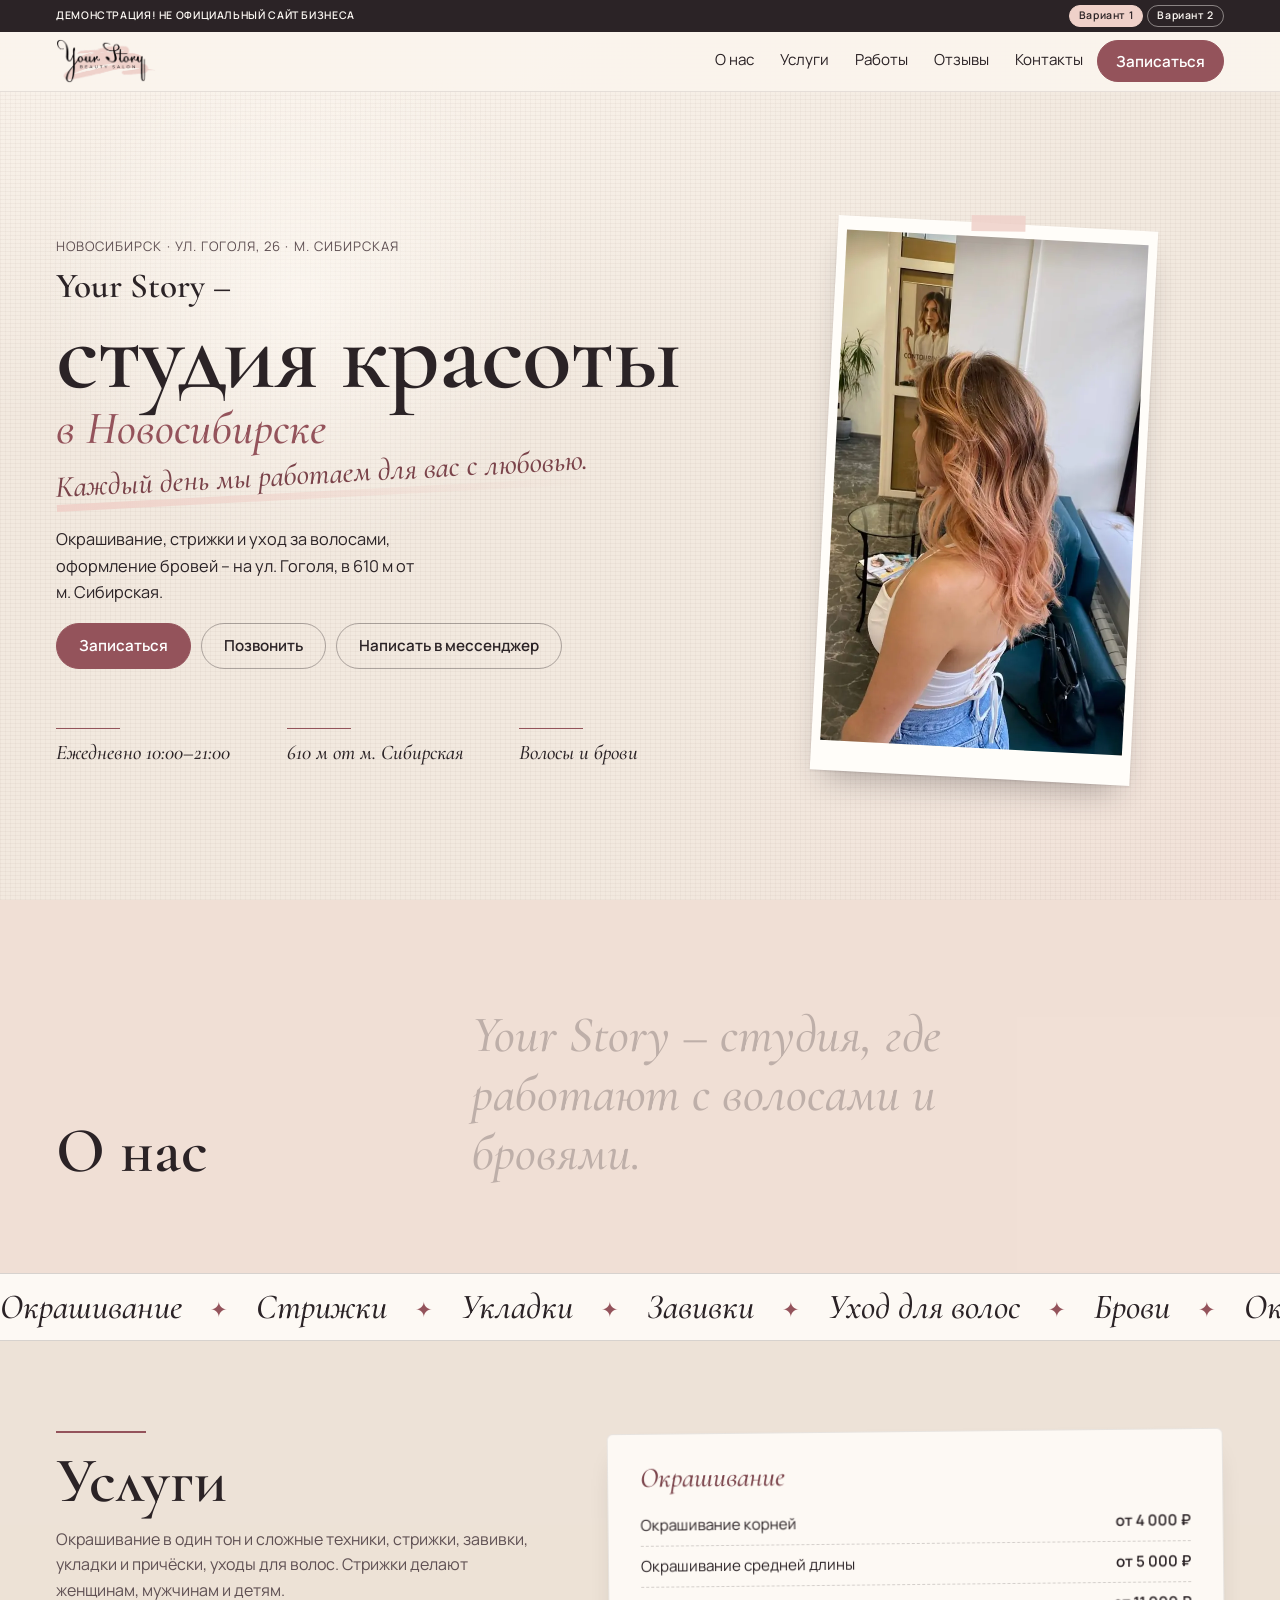
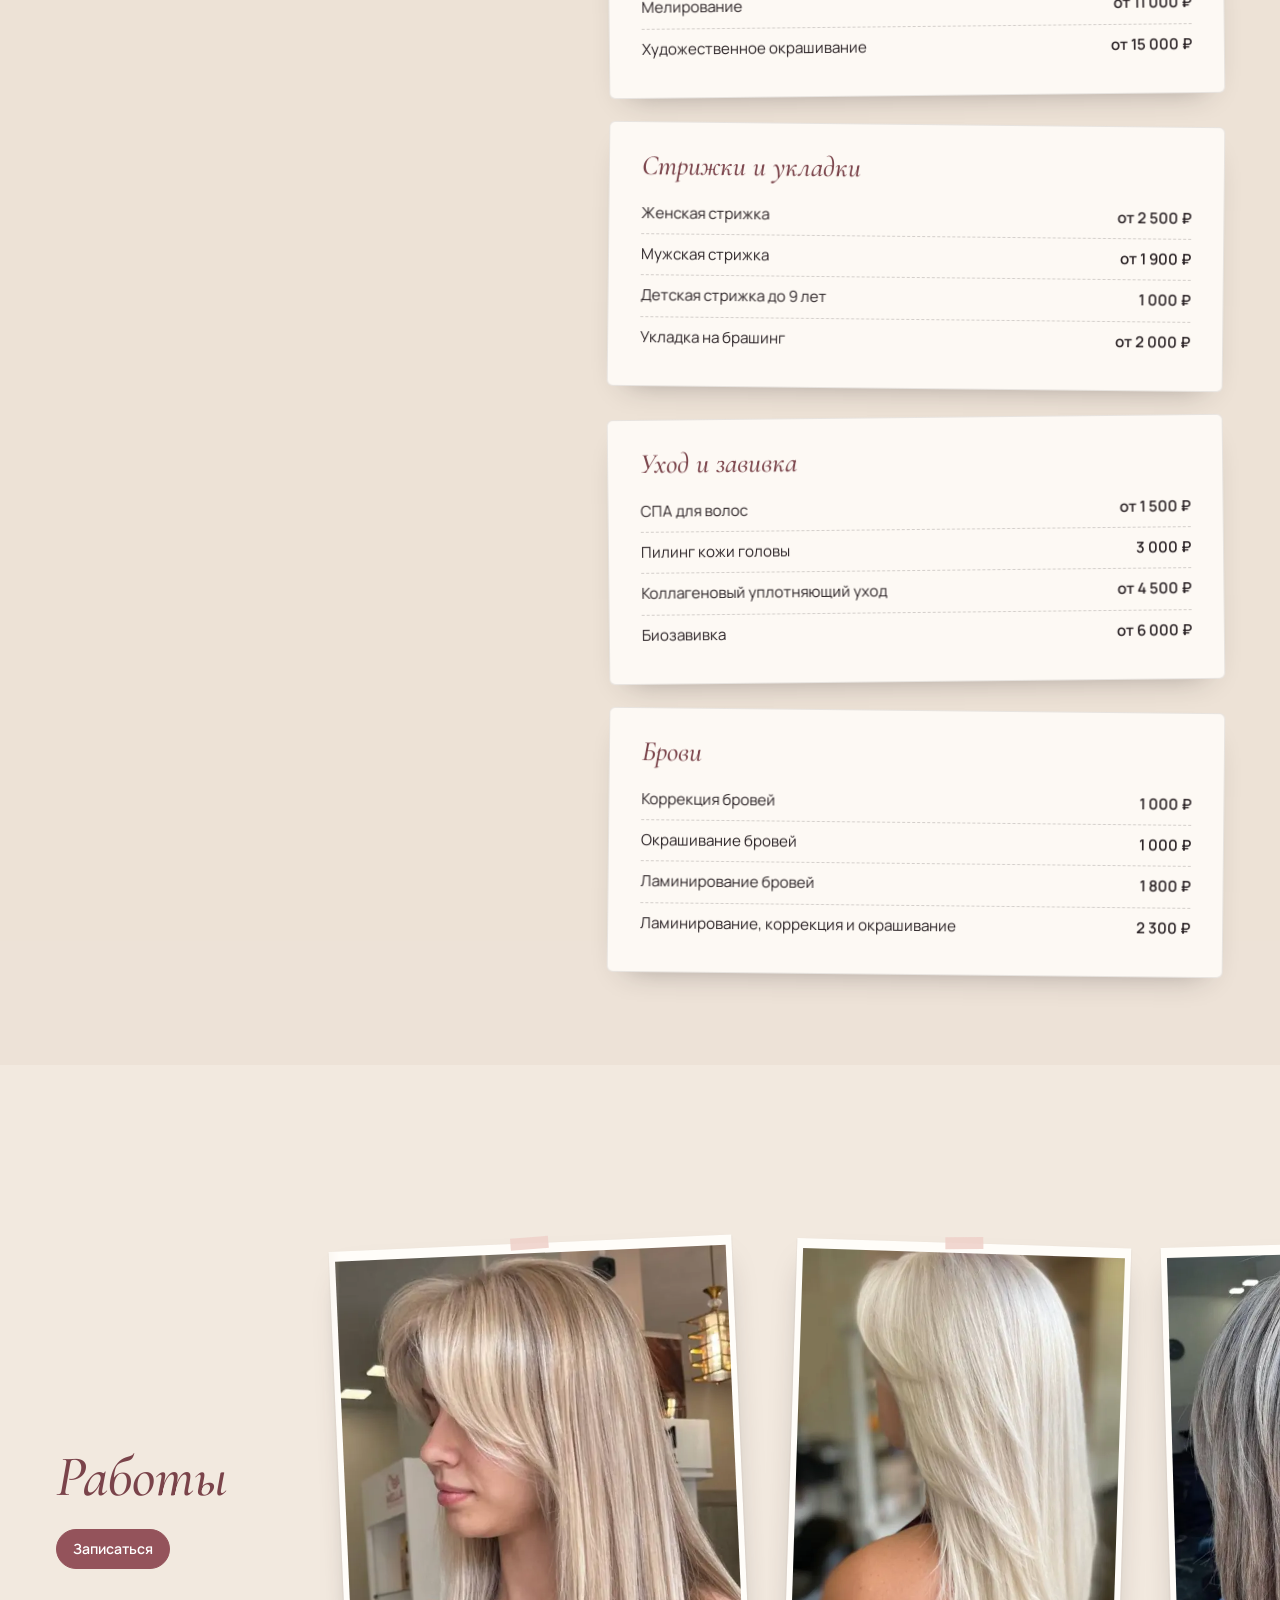
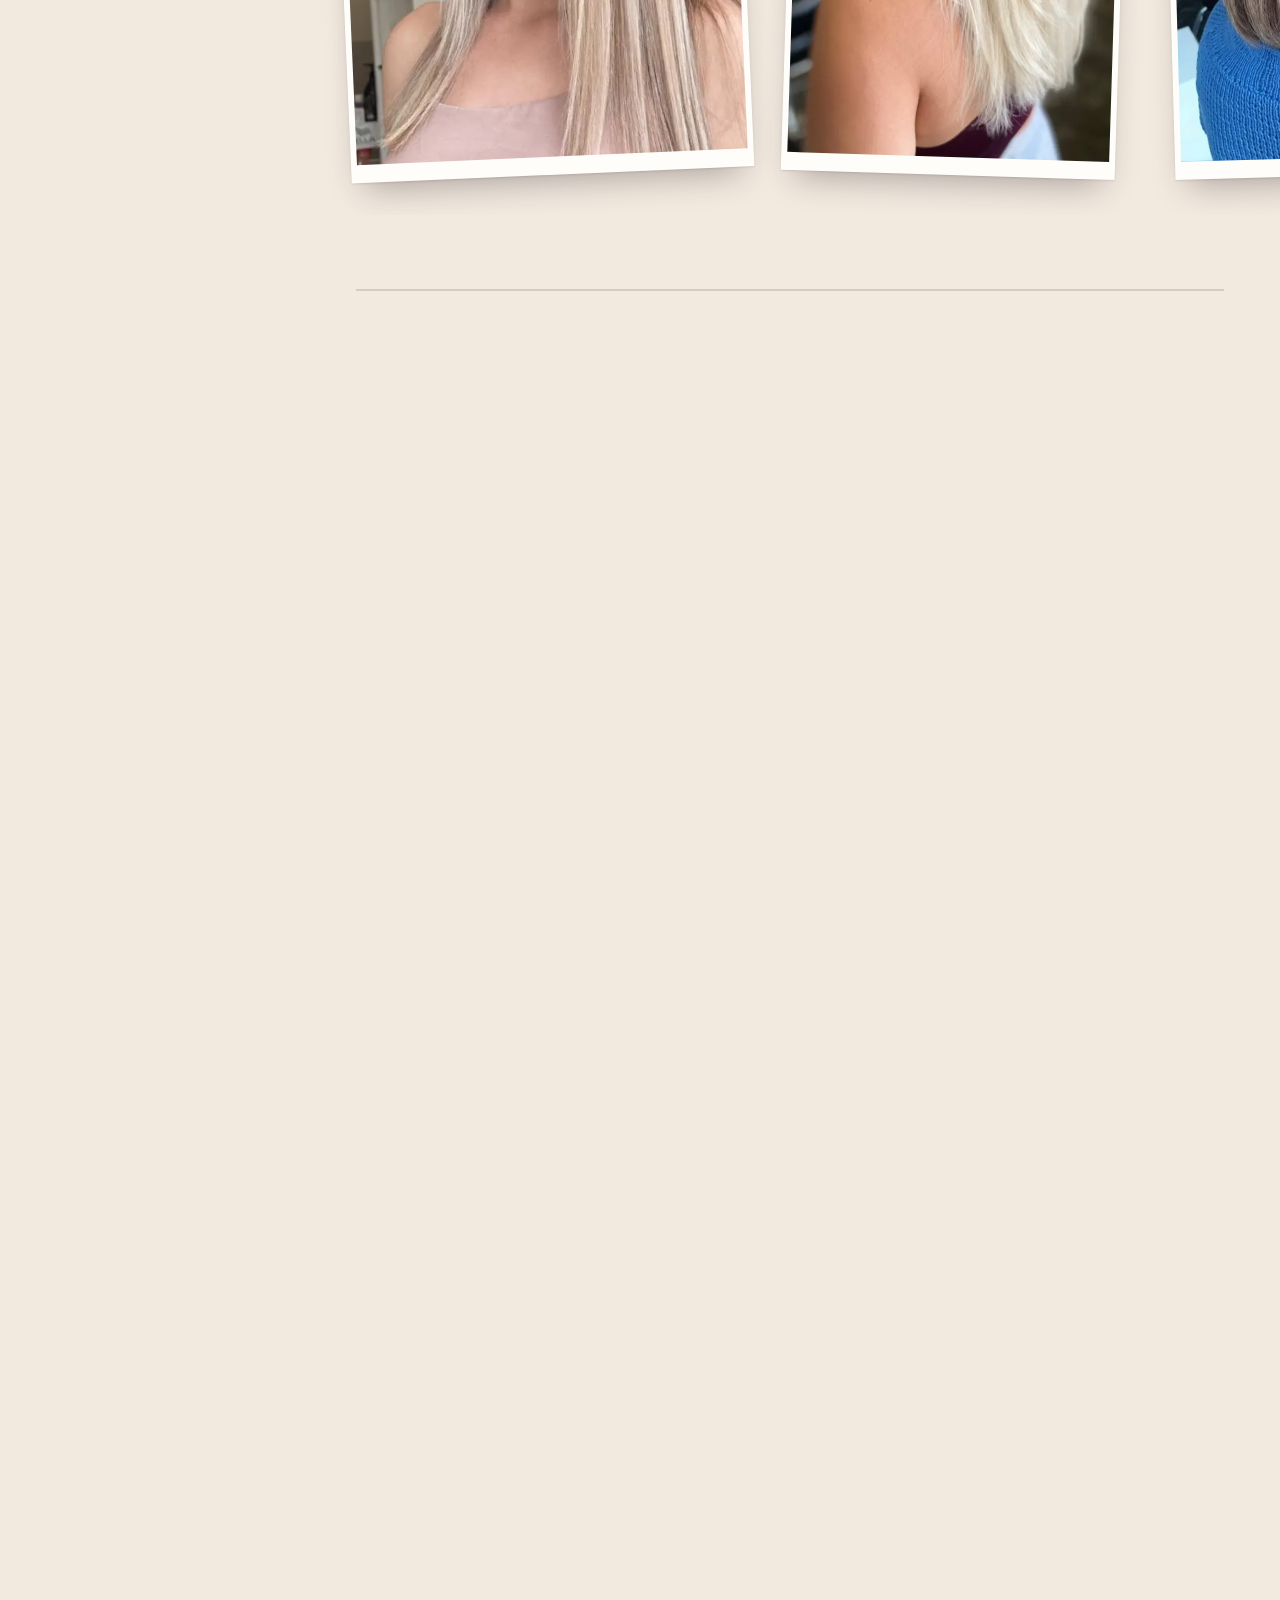
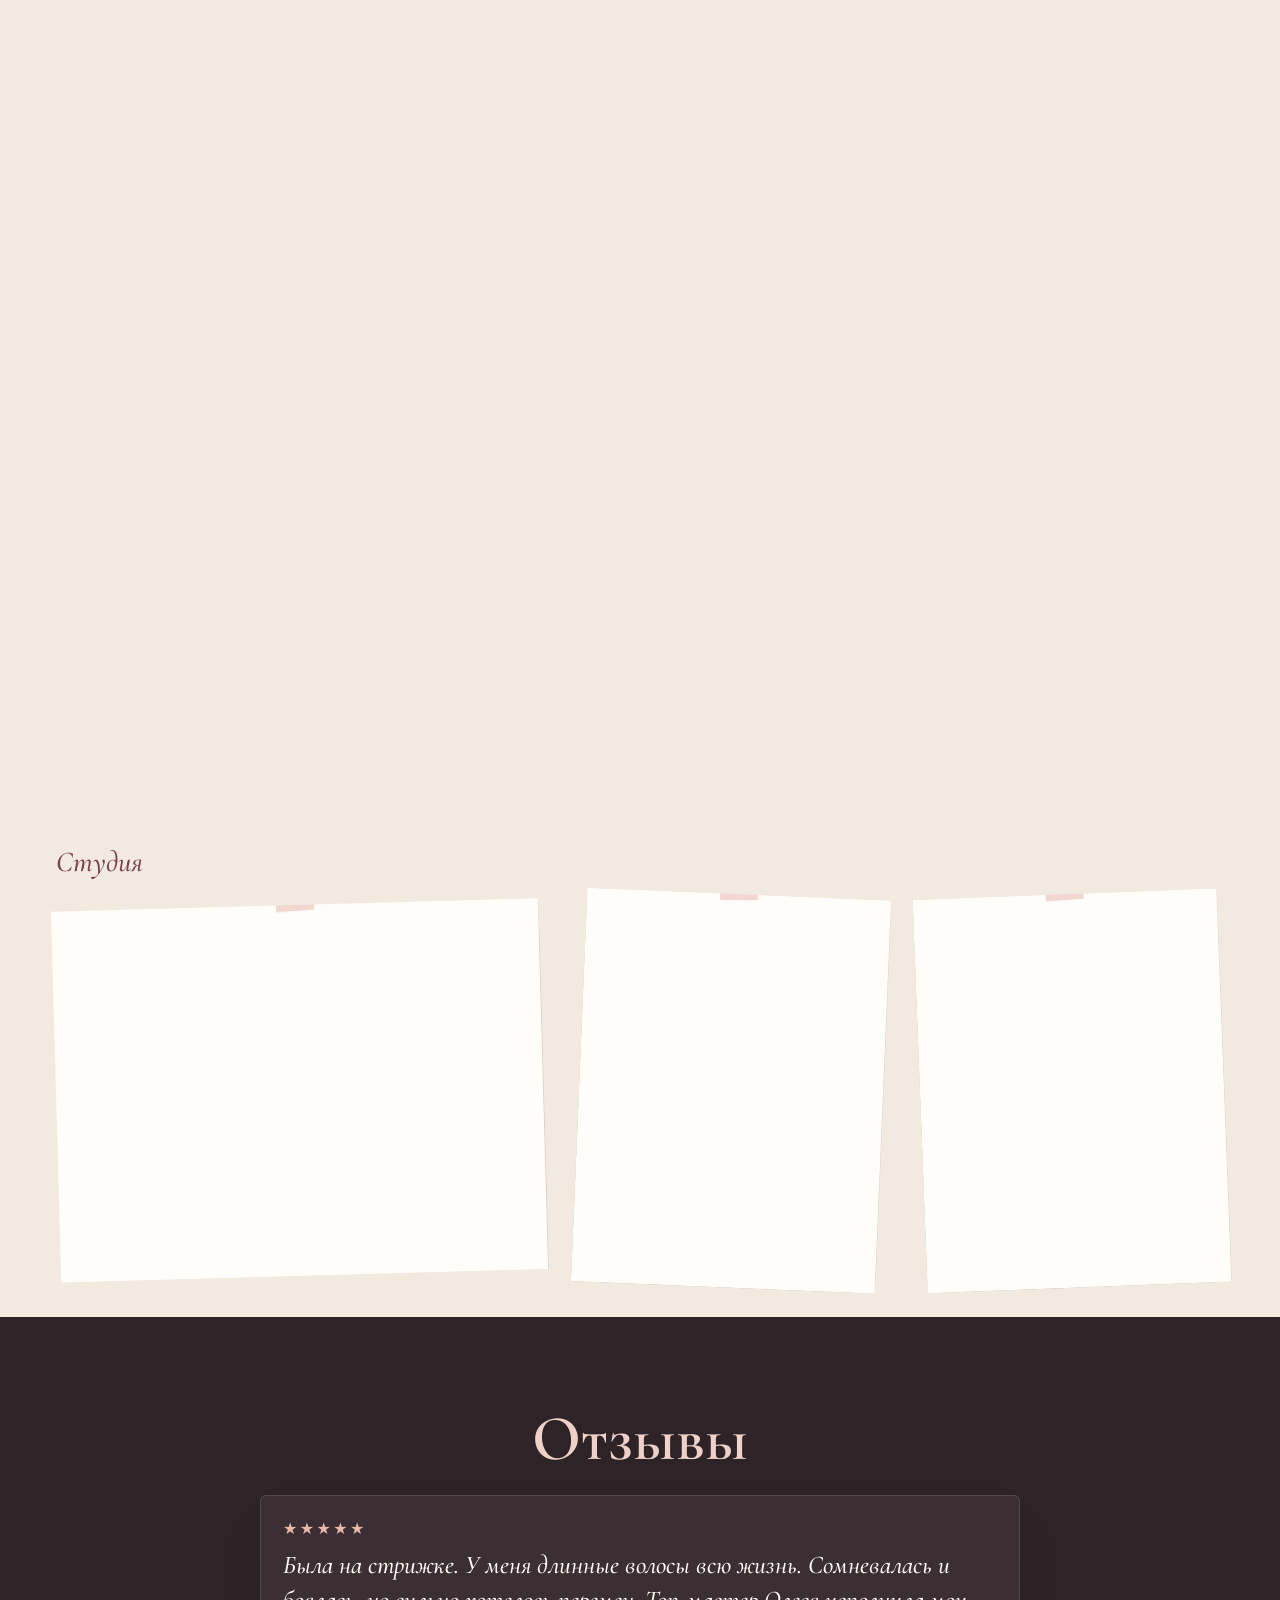
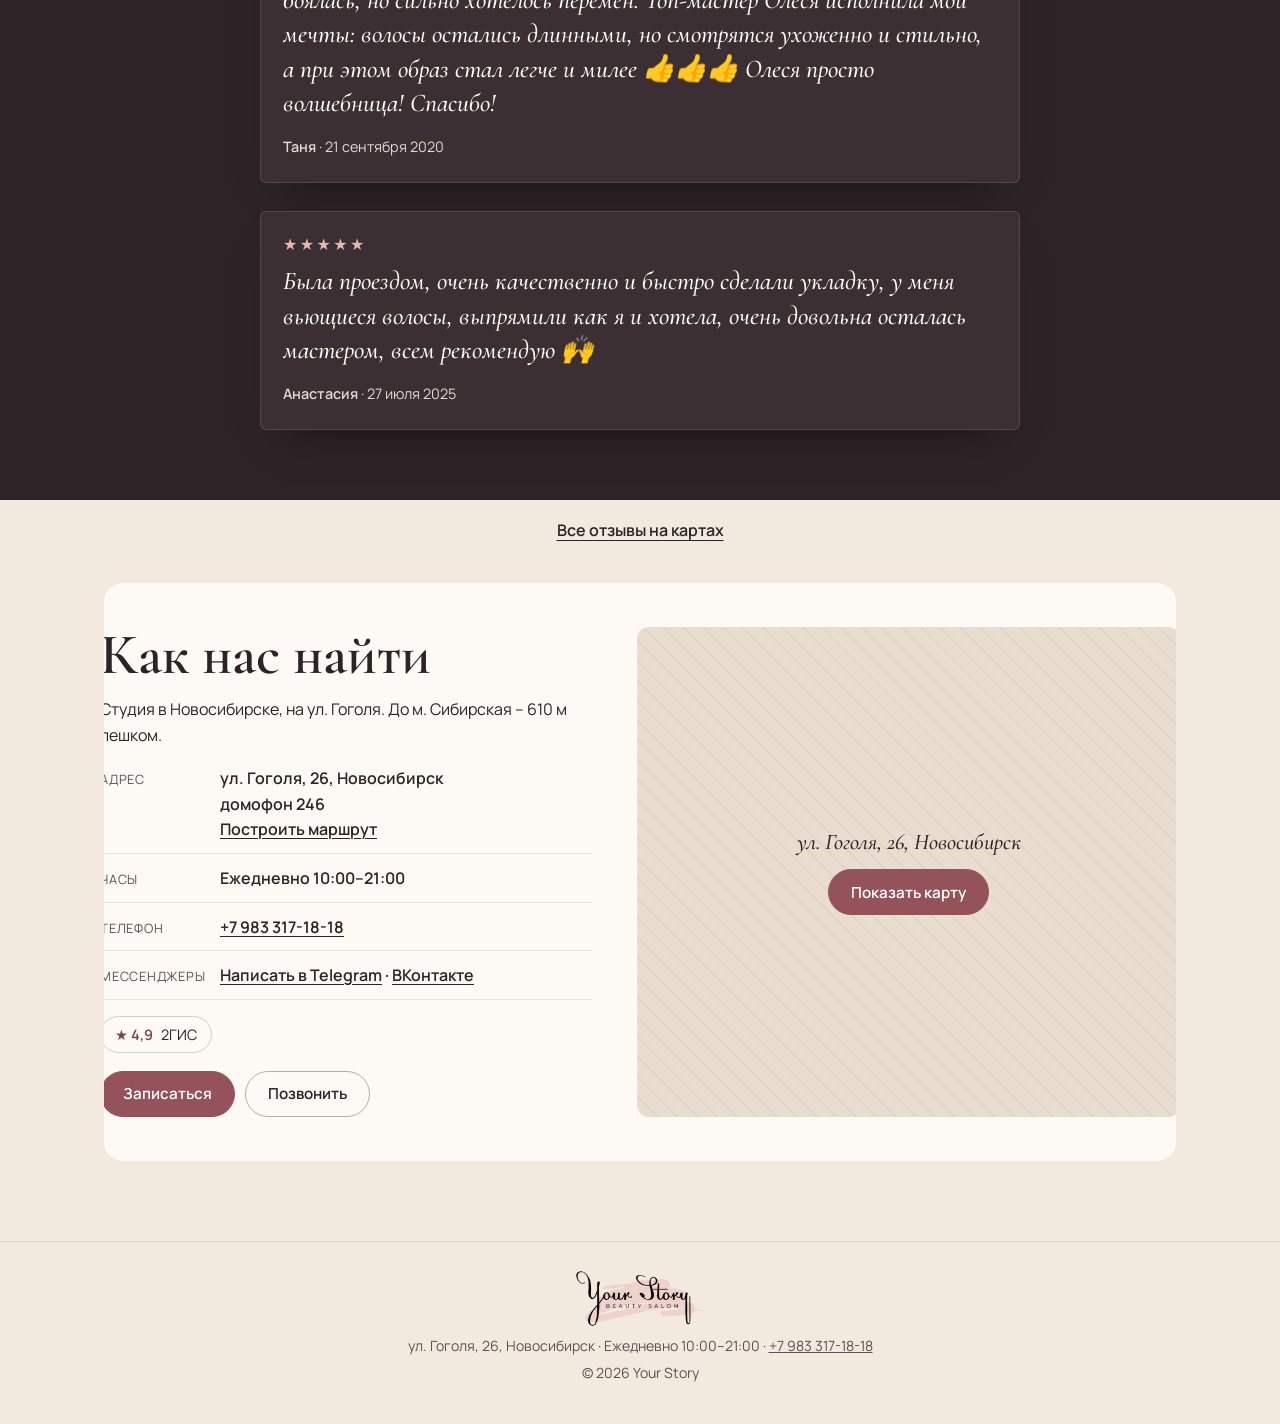
<file: index.html>
<!doctype html>
<html lang="ru">
<head>
<meta charset="utf-8">
<meta name="viewport" content="width=device-width, initial-scale=1.0">
<meta name="robots" content="noindex, nofollow">
<title>Your Story · студия красоты в Новосибирске</title>
<meta name="description"
  content="Your Story · студия красоты в Новосибирске на ул. Гоголя, 26: окрашивание, стрижки, укладки и уход за волосами, оформление бровей. Ежедневно 10:00–21:00.">
<meta name="theme-color" content="#2e2428">

<link rel="icon" sizes="any" href="logos/favicon.ico">
<link rel="icon" type="image/png" sizes="32x32" href="logos/favicon-32x32.png">
<link rel="apple-touch-icon" sizes="180x180" href="logos/apple-touch-icon.png">
<link rel="preload" href="fonts/cormorant-italic-500.woff2" as="font" type="font/woff2" crossorigin>
<link rel="preload" href="fonts/manrope-400.woff2" as="font" type="font/woff2" crossorigin>
<link rel="stylesheet" href="css/fonts.css">
<link rel="stylesheet" href="css/styles.css">
<script>(function(h){if(window.matchMedia&&matchMedia('(prefers-reduced-motion: no-preference)').matches){h.classList.add('m-on');setTimeout(function(){if(!h.classList.contains('m-ready'))h.classList.remove('m-on')},2500)}})(document.documentElement)</script>
<script src="js/motion.js" defer></script>
</head>
<body>
<div class="board" aria-hidden="true"></div>
<div class="spot" aria-hidden="true"></div>
<a class="skip" href="#main">К содержанию</a>
<div class="top">
  <div class="strip">
    <p class="strip-t">ДЕМОНСТРАЦИЯ! НЕ ОФИЦИАЛЬНЫЙ САЙТ БИЗНЕСА</p>
    <nav class="switch" aria-label="Варианты сайта">
      <a href="./" aria-current="page"><span class="sw-l">Вариант </span>1</a>
      <a href="v2/"><span class="sw-l">Вариант </span>2</a>
    </nav>
  </div>
  <header class="head">
    <a class="sign" href="#main" aria-label="Your Story, в начало"><img src="logos/logo.png" width="420" height="185" alt="Your Story"></a>
    <nav class="nav" id="nav" aria-label="Разделы">
      <a href="#about">О нас</a>
      <a href="#services">Услуги</a>
      <a href="#works">Работы</a>
      <a href="#reviews">Отзывы</a>
      <a href="#contacts">Контакты</a>
    </nav>
    <a class="btn btn-book" href="https://n322052.yclients.com" target="_blank" rel="noopener">Записаться</a>
    <button class="burger" type="button" aria-expanded="false" aria-controls="nav"><span class="burger-l">Меню</span><span class="burger-i" aria-hidden="true"></span></button>
  </header>
</div>
<div class="top-sp" aria-hidden="true"></div>

<main id="main">
  <section class="hero" aria-labelledby="h1">
    <div class="hero-text">
      <p class="brow" data-rv="fade">Новосибирск · ул. Гоголя, 26 · м. Сибирская</p>
      <h1 id="h1" data-split><span class="h1-a">Your Story –</span> <span class="h1-b">студия красоты</span> <span class="h1-c">в Новосибирске</span></h1>
      <p class="note" data-rv="note">Каждый день мы работаем для вас с любовью.</p>
      <p class="lead">Окрашивание, стрижки и уход за волосами, оформление бровей – на ул. Гоголя, в 610 м от м. Сибирская.</p>
      <div class="cta">
        <a class="btn" href="https://n322052.yclients.com" target="_blank" rel="noopener">Записаться</a>
        <a class="btn btn-ghost" href="tel:+79833171818">Позвонить</a>
        <a class="btn btn-ghost" href="https://t.me/Your_Story_Salon" target="_blank" rel="noopener">Написать в мессенджер</a>
      </div>
    </div>
    <div class="hero-photo">
      <div class="tilt" data-tilt>
        <figure class="pola pola-hero" data-rv="pin" style="--r:3deg"><img src="img/work-08-copper-peach-balayage.webp" width="600" height="1016" fetchpriority="high" alt="Персиково-медный балаяж"></figure>
      </div>
    </div>
    <ul class="facts" data-stagger>
      <li data-rv="fade"><span class="fact-line" data-rv="line"></span>Ежедневно 10:00–21:00</li>
      <li data-rv="fade"><span class="fact-line" data-rv="line"></span>610 м от м. Сибирская</li>
      <li data-rv="fade"><span class="fact-line" data-rv="line"></span>Волосы и брови</li>
    </ul>
  </section>

  <section class="about" id="about" data-tone="blush" aria-labelledby="about-h">
    <h2 id="about-h" data-split>О нас</h2>
    <p class="about-p" data-light>Your Story – студия, где работают с волосами и бровями.</p>
  </section>

  <div class="ticker" aria-label="Окрашивание, стрижки, укладки, завивки, уход для волос, брови">
    <div class="ticker-track" aria-hidden="true">
      <span>Окрашивание</span><span>Стрижки</span><span>Укладки</span><span>Завивки</span><span>Уход для волос</span><span>Брови</span>
      <span>Окрашивание</span><span>Стрижки</span><span>Укладки</span><span>Завивки</span><span>Уход для волос</span><span>Брови</span>
    </div>
  </div>

  <section class="services" id="services" data-tone="linen" aria-labelledby="services-h">
    <div class="sec-head">
      <span class="rule" data-rv="line"></span>
      <h2 id="services-h" data-split>Услуги</h2>
      <p class="sec-lead" data-rv="fade" style="--dl:200ms">Окрашивание в один тон и сложные техники, стрижки, завивки, укладки и причёски, уходы для волос. Стрижки делают женщинам, мужчинам и детям.</p>
    </div>
    <div class="stack">
      <article class="card" style="--k:0">
        <h3>Окрашивание</h3>
        <ul class="price">
          <li><span>Окрашивание корней</span><b>от 4 000 ₽</b></li>
          <li><span>Окрашивание средней длины</span><b>от 5 000 ₽</b></li>
          <li><span>Мелирование</span><b>от 11 000 ₽</b></li>
          <li><span>Художественное окрашивание</span><b>от 15 000 ₽</b></li>
        </ul>
      </article>
      <article class="card" style="--k:1">
        <h3>Стрижки и укладки</h3>
        <ul class="price">
          <li><span>Женская стрижка</span><b>от 2 500 ₽</b></li>
          <li><span>Мужская стрижка</span><b>от 1 900 ₽</b></li>
          <li><span>Детская стрижка до 9 лет</span><b>1 000 ₽</b></li>
          <li><span>Укладка на брашинг</span><b>от 2 000 ₽</b></li>
        </ul>
      </article>
      <article class="card" style="--k:2">
        <h3>Уход и завивка</h3>
        <ul class="price">
          <li><span>СПА для волос</span><b>от 1 500 ₽</b></li>
          <li><span>Пилинг кожи головы</span><b>3 000 ₽</b></li>
          <li><span>Коллагеновый уплотняющий уход</span><b>от 4 500 ₽</b></li>
          <li><span>Биозавивка</span><b>от 6 000 ₽</b></li>
        </ul>
      </article>
      <article class="card" style="--k:3">
        <h3>Брови</h3>
        <ul class="price">
          <li><span>Коррекция бровей</span><b>1 000 ₽</b></li>
          <li><span>Окрашивание бровей</span><b>1 000 ₽</b></li>
          <li><span>Ламинирование бровей</span><b>1 800 ₽</b></li>
          <li><span>Ламинирование, коррекция и окрашивание</span><b>2 300 ₽</b></li>
        </ul>
      </article>
    </div>
  </section>

  <section class="works" id="works" aria-labelledby="works-h">
    <div class="lane" data-lane>
      <div class="lane-stick">
        <div class="lane-note">
          <h2 id="works-h" data-split>Работы</h2>
          <a class="btn" href="https://n322052.yclients.com" target="_blank" rel="noopener">Записаться</a>
        </div>
        <div class="lane-view">
          <div class="lane-track" data-stagger>
        <figure class="pola" data-rv="pin" style="--r:-2.5deg"><img src="img/work-01-blonde-highlights-bangs-cut.webp" width="600" height="774" style="--ar:600/774" loading="lazy" decoding="async" alt="Блонд-мелирование и длинная стрижка с чёлкой-шторкой"></figure>
        <figure class="pola" data-rv="pin" style="--r:1.8deg"><img src="img/work-02-platinum-blonde-layers.webp" width="600" height="940" style="--ar:600/940" loading="lazy" decoding="async" alt="Платиновый блонд, длинные слои"></figure>
        <figure class="pola" data-rv="pin" style="--r:-1.6deg"><img src="img/work-03-ash-blonde-layered-bob.webp" width="600" height="872" style="--ar:600/872" loading="lazy" decoding="async" alt="Пепельный блонд, многослойное каре"></figure>
        <figure class="pola" data-rv="pin" style="--r:3deg"><img src="img/work-05-curly-bob-styling.webp" width="600" height="1016" style="--ar:600/1016" loading="lazy" decoding="async" alt="Золотистое кудрявое каре, укладка"></figure>
        <figure class="pola" data-rv="pin" style="--r:-3.2deg"><img src="img/work-06-light-brown-face-framing-cut.webp" width="600" height="1016" style="--ar:600/1016" loading="lazy" decoding="async" alt="Светло-русая длинная стрижка с обрамлением лица"></figure>
        <figure class="pola" data-rv="pin" style="--r:2.2deg"><img src="img/work-07-burgundy-color-curls.webp" width="600" height="1016" style="--ar:600/1016" loading="lazy" decoding="async" alt="Винный цвет и локоны"></figure>
        <figure class="pola" data-rv="pin" style="--r:-1.8deg"><img src="img/work-04-bronde-balayage.webp" width="600" height="755" style="--ar:600/755" loading="lazy" decoding="async" alt="Бронд-балаяж с глянцевым завитком на концах"></figure>
        <figure class="pola" data-rv="pin" style="--r:2.8deg"><img src="img/work-09-red-color-waves.webp" width="600" height="786" style="--ar:600/786" loading="lazy" decoding="async" alt="Ярко-красный цвет, волны"></figure>
        <figure class="pola" data-rv="pin" style="--r:-2.4deg"><img src="img/work-10-strawberry-blonde-waves.webp" width="600" height="1016" style="--ar:600/1016" loading="lazy" decoding="async" alt="Клубничный блонд, пляжные волны"></figure>
        <figure class="pola" data-rv="pin" style="--r:1.6deg"><img src="img/work-11-kids-cut.webp" width="600" height="756" style="--ar:600/756" loading="lazy" decoding="async" alt="Детская стрижка"></figure>
        <figure class="pola" data-rv="pin" style="--r:-3deg"><img src="img/work-12-mens-cut.webp" width="600" height="696" style="--ar:600/696" loading="lazy" decoding="async" alt="Мужская стрижка с зачёсом назад"></figure>
          </div>
        </div>
        <div class="lane-bar" aria-hidden="true"><i></i></div>
      </div>
    </div>
    <div class="studio">
      <h3 class="studio-h" data-rv="fade">Студия</h3>
      <div class="studio-grid" data-stagger>
        <figure class="pola pola-wide" data-rv="photo" style="--r:-1.6deg"><img src="img/interior-03.webp" width="900" height="649" loading="lazy" decoding="async" alt="Ресепшн студии со светящейся вывеской Your Story"></figure>
        <figure class="pola pola-tall" data-rv="photo" style="--r:2.4deg"><img src="img/interior-01.webp" width="600" height="864" loading="lazy" decoding="async" alt="Зона ожидания у окна с бирюзовым диваном"></figure>
        <figure class="pola pola-tall" data-rv="photo" style="--r:-2.2deg"><img src="img/interior-02.webp" width="600" height="863" loading="lazy" decoding="async" alt="Рабочие места: кресла, зеркала, кольцевые лампы"></figure>
      </div>
    </div>
  </section>

  <section class="reviews" id="reviews" data-tone="dark" aria-labelledby="reviews-h">
    <h2 id="reviews-h" data-split>Отзывы</h2>
    <div class="stack rstack">
      <blockquote class="quote" style="--k:0">
        <p class="stars" aria-label="5 из 5">★★★★★</p>
        <p>Была на стрижке. У меня длинные волосы всю жизнь. Сомневалась и боялась, но сильно хотелось перемен. Топ-мастер Олеся исполнила мои мечты: волосы остались длинными, но смотрятся ухоженно и стильно, а при этом образ стал легче и милее 👍👍👍 Олеся просто волшебница! Спасибо!</p>
        <footer><cite>Таня</cite> · <time datetime="2020-09-21">21 сентября 2020</time></footer>
      </blockquote>
      <blockquote class="quote" style="--k:1">
        <p class="stars" aria-label="5 из 5">★★★★★</p>
        <p>Была проездом, очень качественно и быстро сделали укладку, у меня вьющиеся волосы, выпрямили как я и хотела, очень довольна осталась мастером, всем рекомендую 🙌</p>
        <footer><cite>Анастасия</cite> · <time datetime="2025-07-27">27 июля 2025</time></footer>
      </blockquote>
    </div>
  </section>
  <p class="all-rev"><a href="https://yandex.ru/maps/org/your_story/170333470534/reviews/" target="_blank" rel="noopener">Все отзывы на картах</a></p>

  <section class="contacts" id="contacts" aria-labelledby="contacts-h">
    <div class="panel" data-panel>
      <div class="c-info">
        <h2 id="contacts-h" data-split>Как нас найти</h2>
        <p class="c-lead">Студия в Новосибирске, на ул. Гоголя. До м. Сибирская – 610 м пешком.</p>
        <dl class="c-list">
          <div><dt>Адрес</dt><dd>ул. Гоголя, 26, Новосибирск<br>домофон 246<br><a href="https://yandex.ru/maps/?rtext=~55.042444%2C82.926748&amp;rtt=auto" target="_blank" rel="noopener">Построить маршрут</a></dd></div>
          <div><dt>Часы</dt><dd>Ежедневно 10:00–21:00</dd></div>
          <div><dt>Телефон</dt><dd><a href="tel:+79833171818">+7 983 317-18-18</a></dd></div>
          <div><dt>Мессенджеры</dt><dd><a href="https://t.me/Your_Story_Salon" target="_blank" rel="noopener">Написать в Telegram</a> · <a href="https://vk.ru/yourstory_nsk" target="_blank" rel="noopener">ВКонтакте</a></dd></div>
        </dl>
        <a class="badge" href="https://2gis.ru/novosibirsk/firm/70000001041593555" target="_blank" rel="noopener"><b>★ 4,9</b> 2ГИС</a>
        <div class="cta">
          <a class="btn btn-light" href="https://n322052.yclients.com" target="_blank" rel="noopener">Записаться</a>
          <a class="btn btn-line" href="tel:+79833171818">Позвонить</a>
        </div>
      </div>
      <div class="map" data-src="https://yandex.ru/map-widget/v1/org/your_story/170333470534/">
        <p class="map-addr">ул. Гоголя, 26, Новосибирск</p>
        <button class="btn btn-light" type="button" data-map>Показать карту</button>
      </div>
    </div>
  </section>
</main>

<footer class="foot">
  <img src="logos/logo.png" width="420" height="185" alt="Your Story" loading="lazy">
  <p>ул. Гоголя, 26, Новосибирск · Ежедневно 10:00–21:00 · <a href="tel:+79833171818">+7 983 317-18-18</a></p>
  <p>© 2026 Your Story</p>
</footer>
</body>
</html>
</file>
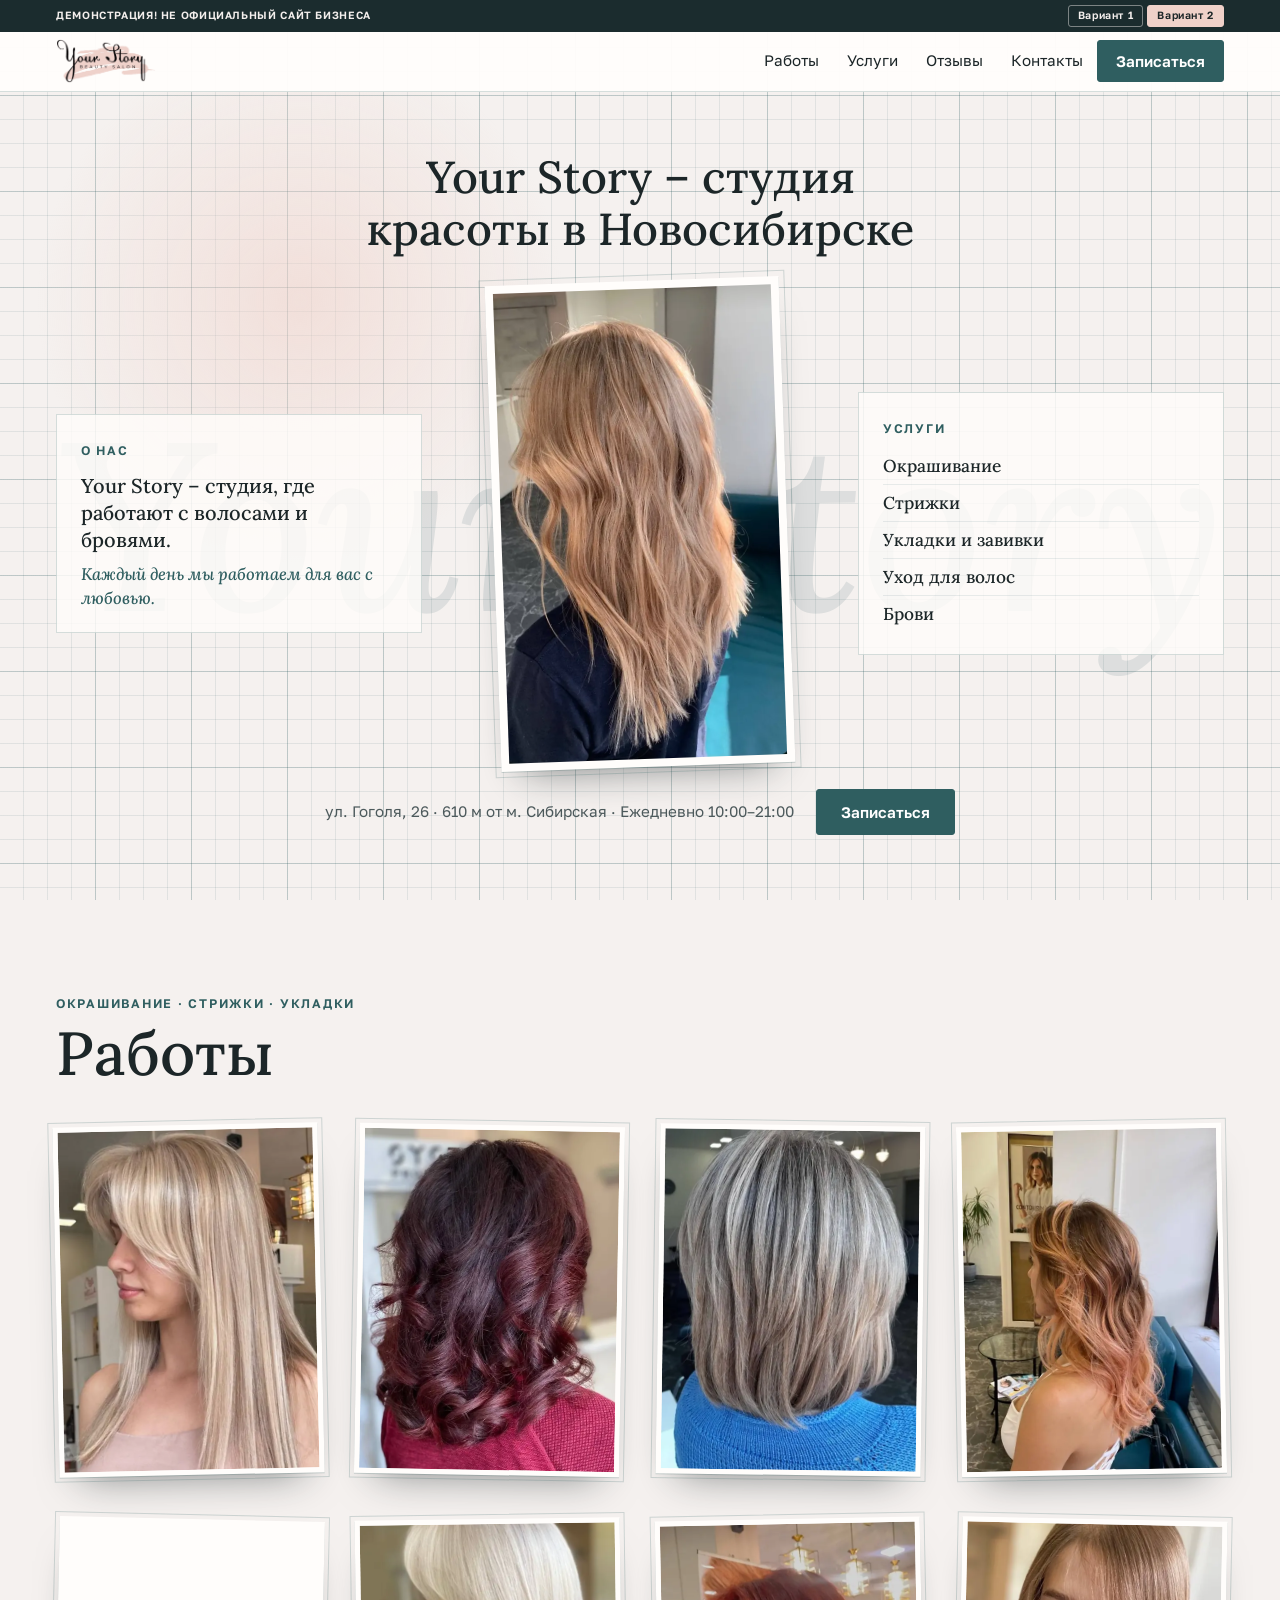
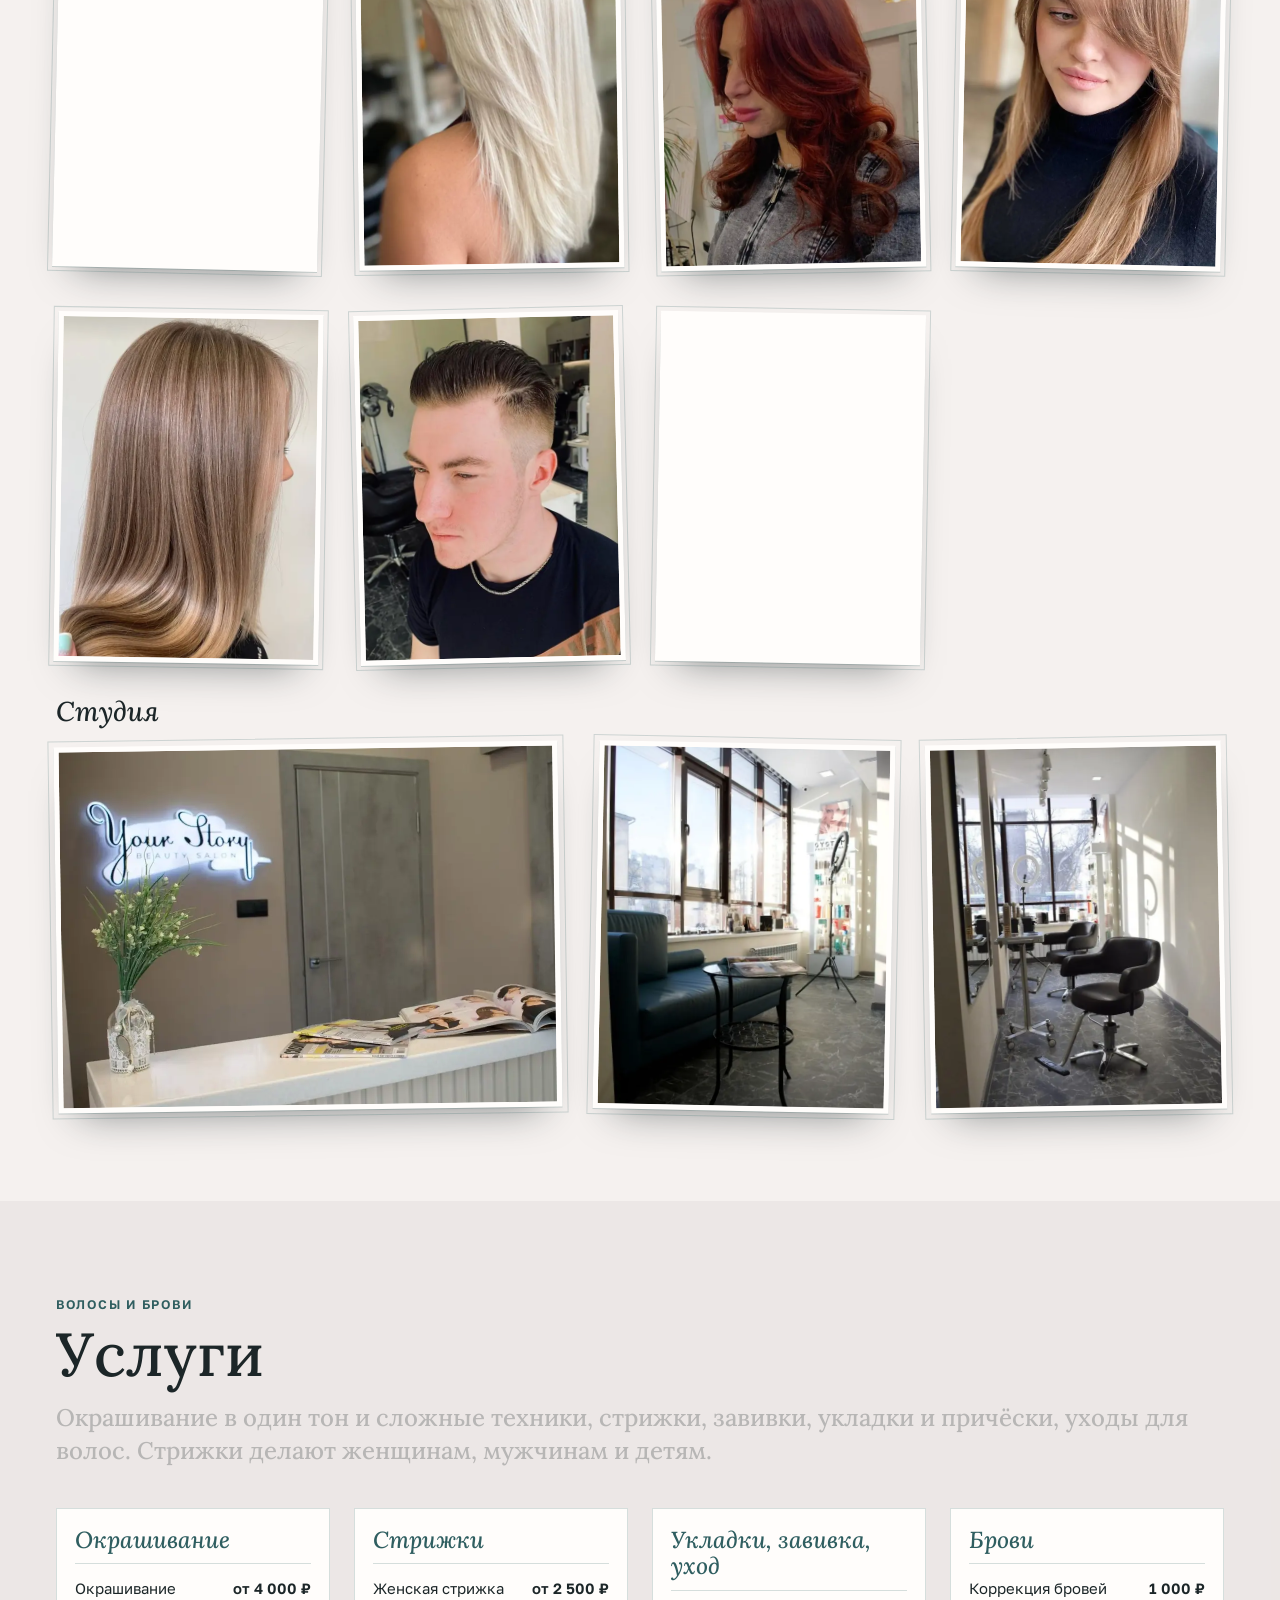
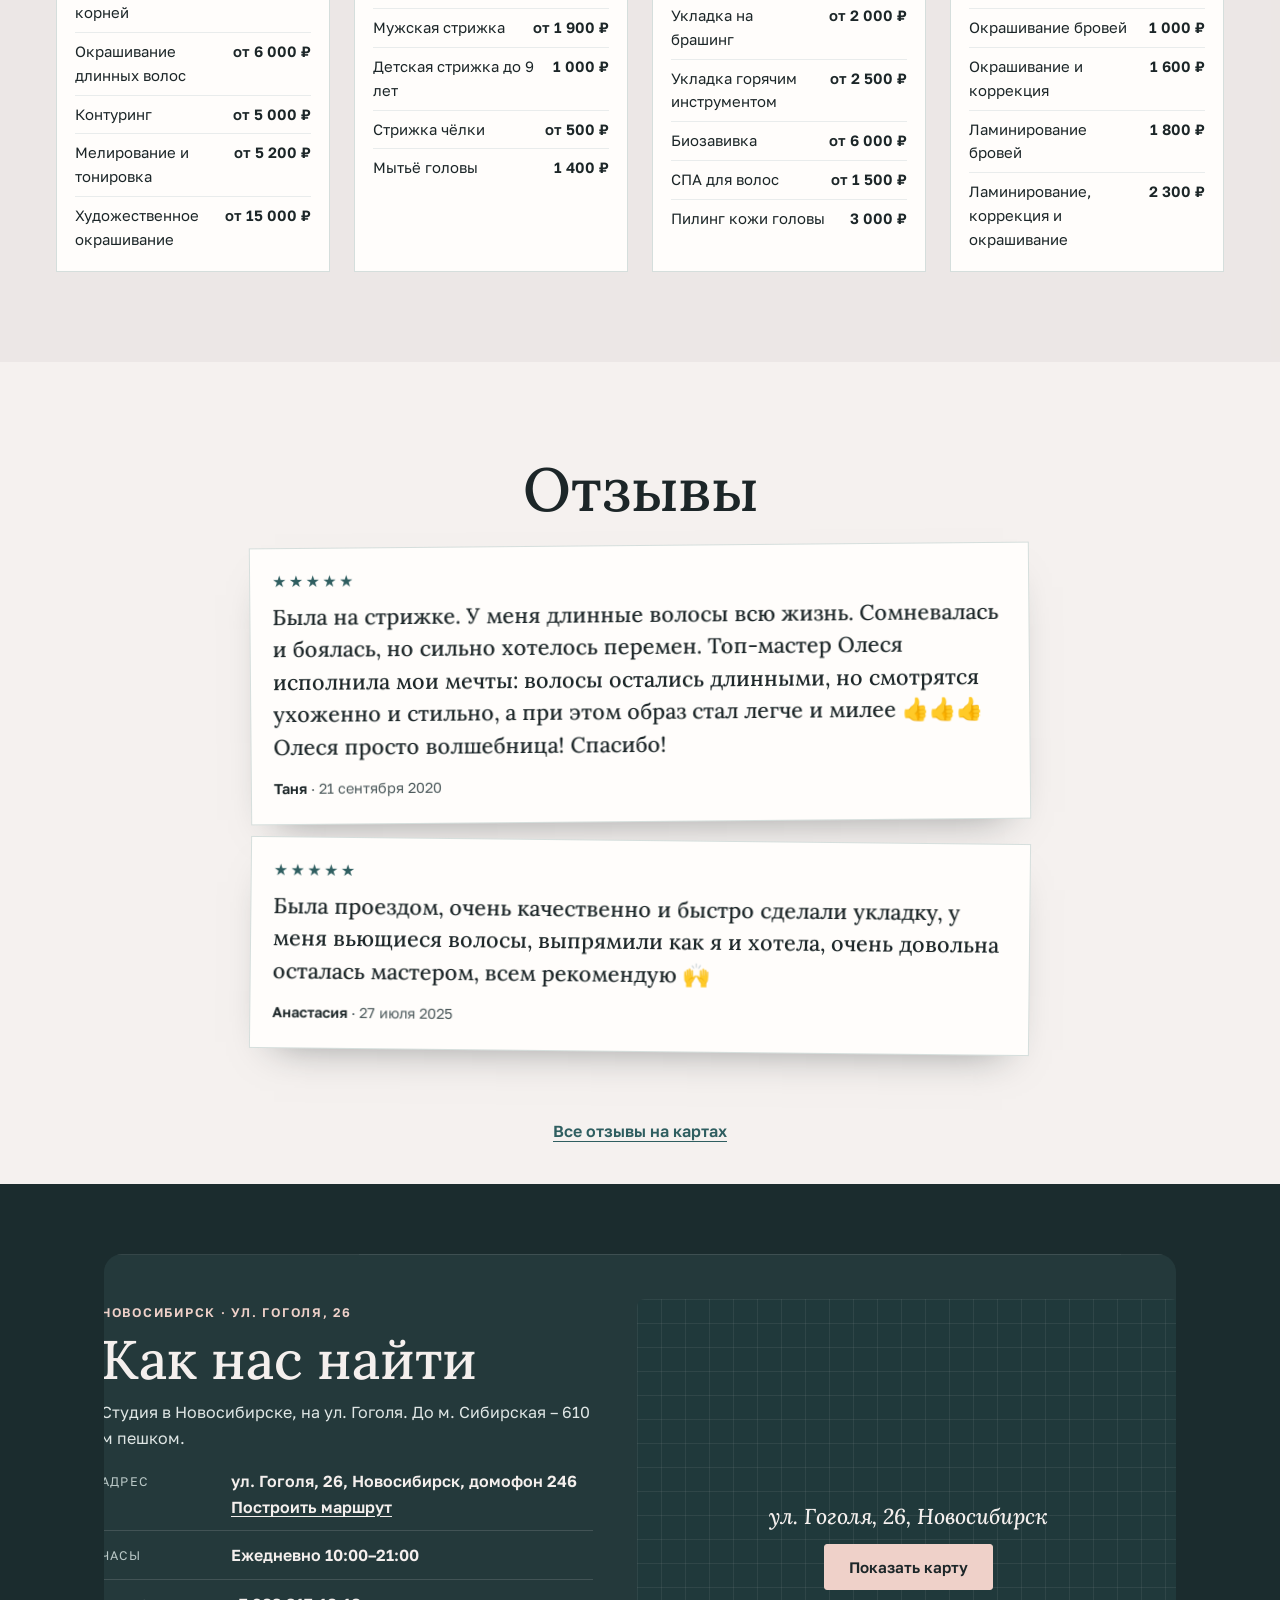
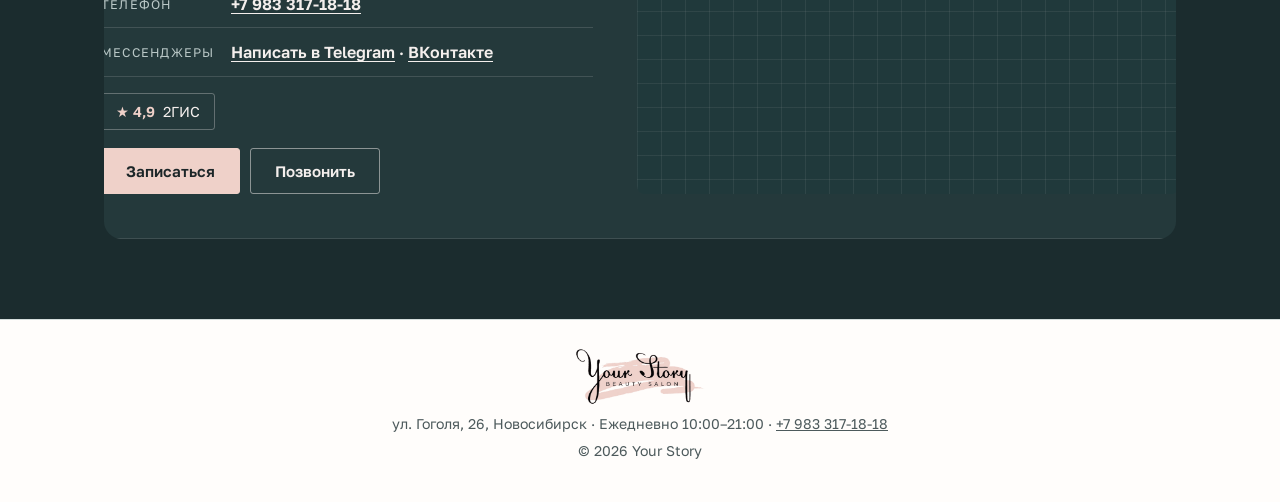
<file: v2/index.html>
<!doctype html>
<html lang="ru">
<head>
<meta charset="utf-8">
<meta name="viewport" content="width=device-width, initial-scale=1.0">
<meta name="robots" content="noindex, nofollow">
<title>Your Story · студия красоты в Новосибирске</title>
<meta name="description"
  content="Your Story · студия красоты в Новосибирске на ул. Гоголя, 26: окрашивание, стрижки, укладки и уход за волосами, оформление бровей. Ежедневно 10:00–21:00.">
<meta name="theme-color" content="#1b2c2e">

<link rel="icon" sizes="any" href="logos/favicon.ico">
<link rel="icon" type="image/png" sizes="32x32" href="logos/favicon-32x32.png">
<link rel="apple-touch-icon" sizes="180x180" href="logos/apple-touch-icon.png">
<link rel="preload" href="fonts/lora-500.woff2" as="font" type="font/woff2" crossorigin>
<link rel="preload" href="fonts/golos-400.woff2" as="font" type="font/woff2" crossorigin>
<link rel="stylesheet" href="css/fonts.css">
<link rel="stylesheet" href="css/styles.css">
<script>(function(h){if(window.matchMedia&&matchMedia('(prefers-reduced-motion: no-preference)').matches){h.classList.add('m-on');setTimeout(function(){if(!h.classList.contains('m-ready'))h.classList.remove('m-on')},2500)}})(document.documentElement)</script>
<script src="js/motion.js" defer></script>
</head>
<body>
<div class="grid-bg" aria-hidden="true"></div>
<div class="spot" aria-hidden="true"></div>
<a class="skip" href="#main">К содержанию</a>
<div class="top">
  <div class="strip">
    <p class="strip-t">ДЕМОНСТРАЦИЯ! НЕ ОФИЦИАЛЬНЫЙ САЙТ БИЗНЕСА</p>
    <nav class="switch" aria-label="Варианты сайта">
      <a href="../"><span class="sw-l">Вариант </span>1</a>
      <a href="./" aria-current="page"><span class="sw-l">Вариант </span>2</a>
    </nav>
  </div>
  <header class="head">
    <a class="sign" href="#main" aria-label="Your Story, в начало"><img src="logos/logo.png" width="420" height="185" alt="Your Story"></a>
    <nav class="nav" id="nav" aria-label="Разделы">
      <a href="#works">Работы</a>
      <a href="#services">Услуги</a>
      <a href="#reviews">Отзывы</a>
      <a href="#contacts">Контакты</a>
    </nav>
    <a class="btn btn-book" href="https://n322052.yclients.com" target="_blank" rel="noopener">Записаться</a>
    <button class="burger" type="button" aria-expanded="false" aria-controls="nav"><span class="burger-l">Меню</span><span class="burger-i" aria-hidden="true"></span></button>
    <span class="progress" aria-hidden="true"></span>
  </header>
</div>
<div class="top-sp" aria-hidden="true"></div>

<main id="main">
  <section class="hero" aria-labelledby="h1">
    <h1 id="h1" data-split>Your Story – студия красоты в&nbsp;Новосибирске</h1>
    <div class="stage">
      <p class="word" aria-hidden="true">Your Story</p>
      <div class="work" data-tilt>
        <figure class="fr fr-hero" style="--t:-2deg"><img src="img/work-10-strawberry-blonde-waves.webp" width="600" height="1016" fetchpriority="high" alt="Клубничный блонд, пляжные волны"></figure>
      </div>
      <div class="col col-about" data-rv="fade" style="--dl:500ms">
        <p class="kick" data-marks>О нас</p>
        <p class="col-big">Your Story – студия, где работают с волосами и бровями.</p>
        <p class="col-it">Каждый день мы работаем для вас с любовью.</p>
      </div>
      <div class="col col-serv" data-rv="fade" style="--dl:650ms">
        <p class="kick" data-marks>Услуги</p>
        <ul class="col-list">
          <li><a href="#services">Окрашивание</a></li>
          <li><a href="#services">Стрижки</a></li>
          <li><a href="#services">Укладки и завивки</a></li>
          <li><a href="#services">Уход для волос</a></li>
          <li><a href="#services">Брови</a></li>
        </ul>
      </div>
    </div>
    <div class="hero-foot">
      <p class="addr">ул. Гоголя, 26 · 610 м от м. Сибирская · Ежедневно 10:00–21:00</p>
      <a class="btn" href="https://n322052.yclients.com" target="_blank" rel="noopener">Записаться</a>
    </div>
  </section>

  <section class="works" id="works" aria-labelledby="works-h">
    <div class="s-head">
      <p class="kick" data-marks>Окрашивание · стрижки · укладки</p>
      <h2 id="works-h" data-split>Работы</h2>
    </div>
    <div class="g-grid" data-stagger>
      <figure class="fr" data-rv="frame" style="--t:-1.2deg"><div class="ph" data-rv="photo"><img src="img/work-01-blonde-highlights-bangs-cut.webp" width="600" height="774" loading="lazy" decoding="async" alt="Блонд-мелирование и длинная стрижка с чёлкой-шторкой"></div></figure>
      <figure class="fr" data-rv="frame" style="--t:1deg"><div class="ph" data-rv="photo"><img src="img/work-07-burgundy-color-curls.webp" width="600" height="1016" loading="lazy" decoding="async" alt="Винный цвет и локоны"></div></figure>
      <figure class="fr" data-rv="frame" style="--t:0.8deg"><div class="ph" data-rv="photo"><img src="img/work-03-ash-blonde-layered-bob.webp" width="600" height="872" loading="lazy" decoding="async" alt="Пепельный блонд, многослойное каре"></div></figure>
      <figure class="fr" data-rv="frame" style="--t:-1deg"><div class="ph" data-rv="photo"><img src="img/work-08-copper-peach-balayage.webp" width="600" height="1016" loading="lazy" decoding="async" alt="Персиково-медный балаяж"></div></figure>
      <figure class="fr" data-rv="frame" style="--t:1.3deg"><div class="ph" data-rv="photo"><img src="img/work-05-curly-bob-styling.webp" width="600" height="1016" loading="lazy" decoding="async" alt="Золотистое кудрявое каре, укладка"></div></figure>
      <figure class="fr" data-rv="frame" style="--t:-0.8deg"><div class="ph" data-rv="photo"><img src="img/work-02-platinum-blonde-layers.webp" width="600" height="940" loading="lazy" decoding="async" alt="Платиновый блонд, длинные слои"></div></figure>
      <figure class="fr" data-rv="frame" style="--t:-1.1deg"><div class="ph" data-rv="photo"><img src="img/work-09-red-color-waves.webp" width="600" height="786" loading="lazy" decoding="async" alt="Ярко-красный цвет, волны"></div></figure>
      <figure class="fr" data-rv="frame" style="--t:1.2deg"><div class="ph" data-rv="photo"><img src="img/work-06-light-brown-face-framing-cut.webp" width="600" height="1016" loading="lazy" decoding="async" alt="Светло-русая длинная стрижка с обрамлением лица"></div></figure>
      <figure class="fr" data-rv="frame" style="--t:0.9deg"><div class="ph" data-rv="photo"><img src="img/work-04-bronde-balayage.webp" width="600" height="755" loading="lazy" decoding="async" alt="Бронд-балаяж с глянцевым завитком на концах"></div></figure>
      <figure class="fr" data-rv="frame" style="--t:-1.3deg"><div class="ph" data-rv="photo"><img src="img/work-12-mens-cut.webp" width="600" height="696" loading="lazy" decoding="async" alt="Мужская стрижка с зачёсом назад"></div></figure>
      <figure class="fr" data-rv="frame" style="--t:1deg"><div class="ph" data-rv="photo"><img src="img/work-11-kids-cut.webp" width="600" height="756" loading="lazy" decoding="async" alt="Детская стрижка"></div></figure>
    </div>
    <h3 class="sub" data-rv="fade"><span data-marks>Студия</span></h3>
    <div class="g-studio" data-stagger>
      <figure class="fr fr-wide" data-rv="frame" style="--t:-0.8deg"><div class="ph" data-rv="photo"><img src="img/interior-03.webp" width="900" height="649" loading="lazy" decoding="async" alt="Ресепшн студии со светящейся вывеской Your Story"></div></figure>
      <figure class="fr fr-tall" data-rv="frame" style="--t:1.1deg"><div class="ph" data-rv="photo"><img src="img/interior-01.webp" width="600" height="864" loading="lazy" decoding="async" alt="Зона ожидания у окна с бирюзовым диваном"></div></figure>
      <figure class="fr fr-tall" data-rv="frame" style="--t:-1deg"><div class="ph" data-rv="photo"><img src="img/interior-02.webp" width="600" height="863" loading="lazy" decoding="async" alt="Рабочие места: кресла, зеркала, кольцевые лампы"></div></figure>
    </div>
  </section>

  <section class="services" id="services" data-tone="mist" aria-labelledby="services-h">
    <div class="s-head">
      <p class="kick" data-marks>Волосы и брови</p>
      <h2 id="services-h" data-split>Услуги</h2>
      <p class="s-lead" data-light>Окрашивание в один тон и сложные техники, стрижки, завивки, укладки и причёски, уходы для волос. Стрижки делают женщинам, мужчинам и детям.</p>
    </div>
    <div class="cells" data-stagger>
      <article class="cell" data-rv="fade">
        <h3>Окрашивание</h3>
        <ul class="price">
          <li><span>Окрашивание корней</span><b>от 4 000 ₽</b></li>
          <li><span>Окрашивание длинных волос</span><b>от 6 000 ₽</b></li>
          <li><span>Контуринг</span><b>от 5 000 ₽</b></li>
          <li><span>Мелирование и тонировка</span><b>от 5 200 ₽</b></li>
          <li><span>Художественное окрашивание</span><b>от 15 000 ₽</b></li>
        </ul>
      </article>
      <article class="cell" data-rv="fade">
        <h3>Стрижки</h3>
        <ul class="price">
          <li><span>Женская стрижка</span><b>от 2 500 ₽</b></li>
          <li><span>Мужская стрижка</span><b>от 1 900 ₽</b></li>
          <li><span>Детская стрижка до 9 лет</span><b>1 000 ₽</b></li>
          <li><span>Стрижка чёлки</span><b>от 500 ₽</b></li>
          <li><span>Мытьё головы</span><b>1 400 ₽</b></li>
        </ul>
      </article>
      <article class="cell" data-rv="fade">
        <h3>Укладки, завивка, уход</h3>
        <ul class="price">
          <li><span>Укладка на брашинг</span><b>от 2 000 ₽</b></li>
          <li><span>Укладка горячим инструментом</span><b>от 2 500 ₽</b></li>
          <li><span>Биозавивка</span><b>от 6 000 ₽</b></li>
          <li><span>СПА для волос</span><b>от 1 500 ₽</b></li>
          <li><span>Пилинг кожи головы</span><b>3 000 ₽</b></li>
        </ul>
      </article>
      <article class="cell" data-rv="fade">
        <h3>Брови</h3>
        <ul class="price">
          <li><span>Коррекция бровей</span><b>1 000 ₽</b></li>
          <li><span>Окрашивание бровей</span><b>1 000 ₽</b></li>
          <li><span>Окрашивание и коррекция</span><b>1 600 ₽</b></li>
          <li><span>Ламинирование бровей</span><b>1 800 ₽</b></li>
          <li><span>Ламинирование, коррекция и окрашивание</span><b>2 300 ₽</b></li>
        </ul>
      </article>
    </div>
  </section>

  <section class="reviews" id="reviews" aria-labelledby="reviews-h">
    <div class="s-head">
      <h2 id="reviews-h" data-split>Отзывы</h2>
    </div>
    <div class="rstack">
      <blockquote class="quote" style="--k:0">
        <p class="stars" aria-label="5 из 5">★★★★★</p>
        <p>Была на стрижке. У меня длинные волосы всю жизнь. Сомневалась и боялась, но сильно хотелось перемен. Топ-мастер Олеся исполнила мои мечты: волосы остались длинными, но смотрятся ухоженно и стильно, а при этом образ стал легче и милее 👍👍👍 Олеся просто волшебница! Спасибо!</p>
        <footer><cite>Таня</cite> · <time datetime="2020-09-21">21 сентября 2020</time></footer>
      </blockquote>
      <blockquote class="quote" style="--k:1">
        <p class="stars" aria-label="5 из 5">★★★★★</p>
        <p>Была проездом, очень качественно и быстро сделали укладку, у меня вьющиеся волосы, выпрямили как я и хотела, очень довольна осталась мастером, всем рекомендую 🙌</p>
        <footer><cite>Анастасия</cite> · <time datetime="2025-07-27">27 июля 2025</time></footer>
      </blockquote>
    </div>
  </section>
  <p class="all-rev"><a href="https://yandex.ru/maps/org/your_story/170333470534/reviews/" target="_blank" rel="noopener">Все отзывы на картах</a></p>

  <section class="contacts" id="contacts" data-tone="dark" aria-labelledby="contacts-h">
    <div class="panel" data-panel>
      <div class="c-info">
        <p class="kick" data-marks>Новосибирск · ул. Гоголя, 26</p>
        <h2 id="contacts-h" data-split>Как нас найти</h2>
        <p class="c-lead">Студия в Новосибирске, на ул. Гоголя. До м. Сибирская – 610 м пешком.</p>
        <dl class="c-list">
          <div><dt>Адрес</dt><dd>ул. Гоголя, 26, Новосибирск, домофон 246<br><a href="https://yandex.ru/maps/?rtext=~55.042444%2C82.926748&amp;rtt=auto" target="_blank" rel="noopener">Построить маршрут</a></dd></div>
          <div><dt>Часы</dt><dd>Ежедневно 10:00–21:00</dd></div>
          <div><dt>Телефон</dt><dd><a href="tel:+79833171818">+7 983 317-18-18</a></dd></div>
          <div><dt>Мессенджеры</dt><dd><a href="https://t.me/Your_Story_Salon" target="_blank" rel="noopener">Написать в Telegram</a> · <a href="https://vk.ru/yourstory_nsk" target="_blank" rel="noopener">ВКонтакте</a></dd></div>
        </dl>
        <a class="badge" href="https://2gis.ru/novosibirsk/firm/70000001041593555" target="_blank" rel="noopener"><b>★ 4,9</b> 2ГИС</a>
        <div class="cta">
          <a class="btn btn-light" href="https://n322052.yclients.com" target="_blank" rel="noopener">Записаться</a>
          <a class="btn btn-line" href="tel:+79833171818">Позвонить</a>
        </div>
      </div>
      <div class="map" data-src="https://yandex.ru/map-widget/v1/org/your_story/170333470534/">
        <p class="map-addr">ул. Гоголя, 26, Новосибирск</p>
        <button class="btn btn-light" type="button" data-map>Показать карту</button>
      </div>
    </div>
  </section>
</main>

<footer class="foot">
  <img src="logos/logo.png" width="420" height="185" alt="Your Story" loading="lazy">
  <p>ул. Гоголя, 26, Новосибирск · Ежедневно 10:00–21:00 · <a href="tel:+79833171818">+7 983 317-18-18</a></p>
  <p>© 2026 Your Story</p>
</footer>
</body>
</html>
</file>
<file: css/fonts.css>
@font-face{font-family:"Cormorant Garamond";font-style:italic;font-weight:500;font-display:swap;src:url("../fonts/cormorant-italic-500.woff2") format("woff2")}
@font-face{font-family:"Cormorant Garamond";font-style:normal;font-weight:600;font-display:swap;src:url("../fonts/cormorant-600.woff2") format("woff2")}
@font-face{font-family:"Manrope";font-style:normal;font-weight:400;font-display:swap;src:url("../fonts/manrope-400.woff2") format("woff2")}
@font-face{font-family:"Manrope";font-style:normal;font-weight:600;font-display:swap;src:url("../fonts/manrope-600.woff2") format("woff2")}
</file>
<file: css/styles.css>
:root{
  --paper:#f2e9df;--paper2:#e9ddd0;--cream:#fdf9f4;--ink:#2b2326;--muted:#5f5053;
  --blush:#efd1c9;--rose:#94535b;--rose-d:#7a434a;--dark:#2e2428;--dark2:#3b2f34;
  --e:cubic-bezier(.16,1,.3,1);--pop:cubic-bezier(.34,1.5,.64,1);
  --serif:"Cormorant Garamond",Georgia,serif;--sans:"Manrope",system-ui,sans-serif;
  --top-h:104px;--pad:clamp(16px,4.5vw,56px)
}
*,*::before,*::after{box-sizing:border-box}
html,body{overflow-x:clip}
html{scroll-behavior:smooth;-webkit-text-size-adjust:100%}
body{margin:0;font:400 1rem/1.6 var(--sans);color:var(--ink);background:var(--paper)}
img{display:block;max-width:100%;height:auto}
a{color:inherit}
h1,h2,h3{margin:0;font-weight:600;line-height:1.05}
:focus-visible{outline:2px solid var(--rose);outline-offset:3px;border-radius:4px}
.skip{position:absolute;left:-999px;top:0;z-index:99;background:var(--ink);color:var(--cream);padding:8px 14px}
.skip:focus{left:8px;top:8px}

/* board: linen on a fixed layer */
.board{position:fixed;inset:0;height:100lvh;z-index:-2;background-color:var(--paper);
  background-image:repeating-linear-gradient(0deg,rgba(120,90,80,.05) 0 1px,transparent 1px 4px),
  repeating-linear-gradient(90deg,rgba(120,90,80,.045) 0 1px,transparent 1px 5px),
  radial-gradient(120% 80% at 20% 0%,rgba(255,250,244,.7),transparent 60%),
  radial-gradient(90% 70% at 100% 100%,rgba(239,209,201,.35),transparent 60%)}
.spot{position:fixed;left:0;top:0;width:600px;height:600px;border-radius:50%;pointer-events:none;z-index:-1;opacity:0;
  background:radial-gradient(circle,rgba(255,251,246,.6),transparent 62%);transition:opacity .6s}
.spot.spot-on{opacity:1}

/* strip + header (fixed) */
.top{position:fixed;top:0;left:0;right:0;z-index:50}
.top-sp{height:var(--top-h)}
.strip{display:flex;align-items:center;justify-content:space-between;gap:6px 12px;flex-wrap:wrap;
  background:var(--ink);color:var(--cream);padding:5px var(--pad);font-size:10.5px;letter-spacing:.06em;line-height:1.3}
.strip-t{margin:0;font-weight:600}
.switch{display:flex;gap:4px}
.switch a{display:inline-block;padding:3px 9px;border:1px solid rgba(253,249,244,.45);border-radius:99px;text-decoration:none;font-weight:600}
.switch a[aria-current]{background:var(--blush);color:var(--ink);border-color:var(--blush)}
.head{position:relative;display:flex;align-items:center;gap:14px;height:60px;padding:0 var(--pad);
  background:rgba(250,244,237,.96);border-bottom:1px solid rgba(43,35,38,.1)}
.sign{flex:none;display:block}
.sign img{height:44px;width:auto}
.nav{display:flex;gap:26px;margin-left:auto;font-size:.95rem}
.nav a{text-decoration:none;padding:6px 0;border-bottom:1px solid transparent}
.nav a:hover{border-color:currentColor}
.burger{display:none;align-items:center;gap:8px;min-height:44px;padding:0 6px;background:none;border:0;font:600 .85rem var(--sans);color:var(--ink);cursor:pointer}
.burger-i{position:relative;width:22px;height:2px;background:currentColor;border-radius:2px}
.burger-i::before,.burger-i::after{content:"";position:absolute;left:0;width:22px;height:2px;background:currentColor;border-radius:2px;transition:transform .3s var(--e)}
.burger-i::before{top:-7px}.burger-i::after{top:7px}
.menu-open .burger-i{background:transparent}
.menu-open .burger-i::before{transform:translateY(7px) rotate(45deg)}
.menu-open .burger-i::after{transform:translateY(-7px) rotate(-45deg)}

.btn{display:inline-flex;align-items:center;justify-content:center;min-height:46px;padding:0 22px;border-radius:99px;
  background:var(--rose);color:#fff;text-decoration:none;font:600 .95rem var(--sans);border:1px solid var(--rose);cursor:pointer;
  transition:background-color .3s,color .3s}
.btn:hover{background:var(--rose-d)}
.btn-ghost{background:transparent;color:var(--ink);border-color:rgba(43,35,38,.35)}
.btn-ghost:hover{background:var(--cream)}
.btn-light{background:var(--rose);color:#fff}
.btn-line{background:transparent;color:var(--ink);border-color:rgba(43,35,38,.35)}
.btn-line:hover{background:var(--paper)}
.btn-book{flex:none;min-height:42px;padding:0 18px}

@media (max-width:959px){
  .burger{display:inline-flex}
  .btn-book{margin-left:auto}
  .nav{display:none;position:absolute;top:100%;left:0;right:0;flex-direction:column;gap:0;margin:0;
    background:var(--cream);border-bottom:1px solid rgba(43,35,38,.12);box-shadow:0 18px 30px -18px rgba(43,35,38,.35);padding:6px var(--pad) 14px}
  .nav a{padding:12px 0;font-size:1.05rem;border-bottom:1px solid rgba(43,35,38,.08)}
  .menu-open .nav{display:flex}
}
@media (max-width:420px){
  .sw-l{position:absolute;width:1px;height:1px;overflow:hidden;clip:rect(0 0 0 0)}
  .switch a{padding:2px 10px}
  .strip{font-size:9.5px;letter-spacing:.03em}
  .sign img{height:38px}
  .head{gap:8px}
  .btn-book{padding:0 14px;font-size:.88rem}
  .burger-l{position:absolute;width:1px;height:1px;overflow:hidden;clip:rect(0 0 0 0)}
}

main{display:block}
section{scroll-margin-top:var(--top-h);transition:background-color .9s var(--e)}
[data-tone="blush"]{background:rgba(239,209,201,.42)}
[data-tone="linen"]{background:rgba(233,221,208,.55)}
[data-tone="dark"]{background:var(--dark);color:var(--cream)}

/* hero: visit board */
.hero{display:grid;gap:22px;padding:26px var(--pad) 30px;max-width:1280px;margin:0 auto}
.brow{margin:0;font-size:.82rem;letter-spacing:.08em;text-transform:uppercase;color:var(--muted)}
h1{margin:10px 0 0;font-family:var(--serif)}
.h1-a,.h1-b,.h1-c{display:block}
.h1-a{font:600 clamp(1.5rem,5vw,2.2rem)/1.1 var(--serif)}
.h1-b{font:600 clamp(2.9rem,12.5vw,6.4rem)/.95 var(--serif);letter-spacing:-.01em}
.h1-c{font:500 italic clamp(1.7rem,6vw,2.9rem)/1.1 var(--serif);color:var(--rose)}
.note{display:inline-block;margin:16px 0 0;font:500 italic clamp(1.45rem,4.6vw,1.9rem)/1.2 var(--serif);color:var(--rose-d);
  rotate:-3deg;transform-origin:left center;padding-bottom:6px;
  background:linear-gradient(90deg,var(--blush),rgba(239,209,201,0)) left bottom/100% 7px no-repeat}
.lead{margin:14px 0 0;max-width:36ch;font-size:1.02rem}
.cta{display:flex;flex-wrap:wrap;gap:10px;margin-top:18px}
.hero-photo{display:flex;justify-content:center;padding:6px 0}
.tilt{transition:transform .5s var(--e);will-change:transform}
.pola{margin:0;background:#fffdf9;padding:9px 9px 30px;box-shadow:0 1px 2px rgba(43,35,38,.12),0 18px 34px -14px rgba(43,35,38,.38);rotate:var(--r,0deg)}
.pola::before{content:"";display:block;width:54px;height:16px;margin:-17px auto 6px;background:rgba(239,209,201,.85);rotate:-2deg}
.pola-hero{width:min(62vw,280px)}
.facts{list-style:none;margin:0;padding:0;display:grid;gap:12px}
.facts li{position:relative;padding-top:12px;font:500 italic 1.3rem/1.25 var(--serif)}
.fact-line{position:absolute;top:0;left:0;width:64px;height:1px;background:var(--rose)}
@media (min-width:900px){
  .hero{grid-template-columns:1.25fr .9fr;align-items:center;padding-top:40px;min-height:calc(100svh - var(--top-h));align-content:center}
  .hero-photo{grid-row:1/3;grid-column:2}
  .facts{grid-template-columns:repeat(3,1fr);gap:28px;max-width:720px}
  .pola-hero{width:min(25vw,320px)}
}

/* about */
.about{padding:46px var(--pad)}
.about h2,.services h2,.reviews h2{font:600 clamp(2.3rem,7vw,4rem)/1 var(--serif)}
.about-p{max-width:22ch;margin:16px 0 0;font:500 italic clamp(1.7rem,5.6vw,3.2rem)/1.15 var(--serif)}
@media (min-width:900px){.about{display:grid;grid-template-columns:1fr 2fr;gap:40px;align-items:end;padding:90px var(--pad)}.about-p{max-width:26ch}}

/* ticker */
.ticker{overflow:hidden;border-block:1px solid rgba(43,35,38,.18);padding:12px 0;background:var(--cream)}
.ticker-track{display:flex;width:max-content;animation:tick 34s linear infinite}
.ticker-track span{font:500 italic clamp(1.25rem,4.4vw,2.2rem)/1.2 var(--serif);white-space:nowrap;padding-right:28px}
.ticker-track span::after{content:"✦";font-style:normal;font-size:.6em;color:var(--rose);padding-left:28px;vertical-align:middle}
@keyframes tick{to{transform:translateX(-50%)}}
@media (prefers-reduced-motion:reduce){.ticker-track{animation:none;flex-wrap:wrap;width:auto}}

/* services: sticky stack */
.services{padding:46px var(--pad) 40px}
.sec-head{position:relative;padding-top:18px;max-width:560px}
.rule{position:absolute;top:0;left:0;width:90px;height:2px;background:var(--rose)}
.sec-lead{margin:14px 0 0;color:var(--muted)}
.stack{display:grid;gap:16px;margin-top:26px}
.card{background:var(--cream);border:1px solid rgba(43,35,38,.1);border-radius:6px;padding:20px 20px 18px;box-shadow:0 14px 30px -20px rgba(43,35,38,.45)}
.card:nth-child(odd){rotate:-.6deg}.card:nth-child(even){rotate:.6deg}
.card h3{font:500 italic 1.75rem/1.1 var(--serif);color:var(--rose-d)}
.price{list-style:none;margin:12px 0 0;padding:0}
.price li{display:flex;align-items:baseline;gap:10px;padding:8px 0;border-bottom:1px dashed rgba(43,35,38,.2);font-size:.95rem}
.price li:last-child{border-bottom:0}
.price span{flex:1}
.price b{white-space:nowrap;font-weight:600}
html.m-on .stack .card{position:sticky;top:calc(var(--top-h) + 14px + var(--k)*12px)}
@media (min-width:900px){
  .services{display:grid;grid-template-columns:1fr 1.25fr;gap:60px;padding:90px var(--pad);max-width:1280px;margin:0 auto}
  .sec-head{position:sticky;top:calc(var(--top-h) + 40px);align-self:start}
  .stack{margin-top:0;gap:28px}
  .card{padding:28px 32px}
}

/* works: lane >=900, grid below */
.works{padding:40px 0 30px}
.lane-note{position:sticky;top:var(--top-h);z-index:3;display:flex;align-items:center;justify-content:space-between;gap:12px;
  padding:8px var(--pad);background:rgba(242,233,223,.95);min-height:60px}
.lane-note h2{font:500 italic clamp(2rem,7vw,3.6rem)/1 var(--serif);color:var(--rose-d)}
.lane-note .btn{min-height:40px;padding:0 16px;font-size:.88rem}
.lane-view{padding:18px var(--pad) 0}
.lane-track{display:grid;grid-template-columns:repeat(2,1fr);gap:22px 16px}
.lane-track .pola{padding:6px 6px 18px}
.lane-track .pola::before{width:38px;height:12px;margin:-12px auto 4px}
.lane-track .pola img{aspect-ratio:4/5;object-fit:cover;object-position:50% 30%;width:100%}
.lane-bar{display:none}
@media (min-width:600px){.lane-track{grid-template-columns:repeat(3,1fr)}}
@media (min-width:900px){
  .lane-track{grid-template-columns:repeat(4,1fr);gap:40px 30px}
  .lane-note{position:static;flex-direction:column;align-items:flex-start;background:none;padding:0 var(--pad) 10px}
}
html.lane-on .lane{position:relative}
html.lane-on .lane-stick{position:sticky;top:var(--top-h);height:calc(100svh - var(--top-h));display:grid;grid-template-columns:minmax(240px,300px) 1fr;align-items:center;overflow:hidden}
html.lane-on .lane-note{padding:0 0 0 var(--pad);gap:22px}
html.lane-on .lane-view{padding:0;overflow:hidden;min-width:0;-webkit-mask-image:linear-gradient(90deg,transparent 0,#000 40px);mask-image:linear-gradient(90deg,transparent 0,#000 40px)}
html.lane-on .lane-track{display:flex;align-items:center;gap:46px;width:max-content;padding:40px 70px 40px 40px;will-change:transform}
html.lane-on .lane-track .pola img{height:min(56svh,520px);width:auto;aspect-ratio:var(--ar);object-fit:initial}
html.lane-on .lane-bar{display:block;position:absolute;left:calc(var(--pad) + 300px);right:var(--pad);bottom:22px;height:2px;background:rgba(43,35,38,.15)}
html.lane-on .lane-bar i{display:block;height:100%;background:var(--rose);transform-origin:left;transform:scaleX(0)}
.studio{padding:26px var(--pad) 0;max-width:1280px;margin:0 auto}
.studio-h{font:500 italic 1.8rem/1.1 var(--serif);color:var(--rose-d);margin-bottom:16px}
.studio-grid{display:grid;grid-template-columns:1fr 1fr;gap:20px 16px}
.studio-grid .pola{padding:6px 6px 18px}
.studio-grid .pola::before{width:38px;height:12px;margin:-12px auto 4px}
.pola-wide{grid-column:1/-1}
.pola-wide img{aspect-ratio:900/649}
.pola-tall img{aspect-ratio:4/5;object-fit:cover;width:100%}
@media (min-width:900px){.studio-grid{grid-template-columns:1.6fr 1fr 1fr;align-items:center;gap:36px}.pola-wide{grid-column:auto}.studio{padding-top:50px}}

/* reviews: sticky stack at every width */
.reviews{padding:48px var(--pad) 40px}
.reviews h2{color:var(--blush)}
.rstack{max-width:760px;margin:24px auto 0}
.quote{margin:0;background:var(--dark2);border:1px solid rgba(253,249,244,.12);border-radius:6px;padding:24px 22px;box-shadow:0 20px 40px -24px rgba(0,0,0,.6)}
.quote p{margin:0;font:500 italic clamp(1.2rem,3.6vw,1.6rem)/1.35 var(--serif)}
.quote .stars{font:400 1rem/1 var(--sans);color:#e8b8a8;letter-spacing:.15em;margin-bottom:12px}
.quote footer{margin-top:14px;font-size:.9rem;color:#e6d8d2}
.quote cite{font-style:normal;font-weight:600}
html.m-on .rstack .quote{position:sticky;top:calc(var(--top-h) + 20px + var(--k)*14px)}
@media (min-width:900px){.reviews{padding:90px var(--pad) 70px}.reviews h2{text-align:center}}
.all-rev{margin:0;padding:18px var(--pad) 0;text-align:center}
.all-rev a{font-weight:600;text-underline-offset:4px}

/* contacts: final panel */
.contacts{padding:28px var(--pad) 44px;max-width:1280px;margin:0 auto}
.panel{--fx:0px;clip-path:inset(0 var(--fx) round 18px);background:var(--cream);border-radius:18px;padding:24px 20px;display:grid;gap:22px;
  box-shadow:0 30px 60px -40px rgba(43,35,38,.5)}
.contacts h2{font:600 clamp(2.1rem,6.5vw,3.6rem)/1 var(--serif)}
.c-lead{margin:12px 0 0}
.c-list{margin:18px 0 0;display:grid;gap:12px}
.c-list div{display:grid;grid-template-columns:110px 1fr;gap:10px;padding-bottom:10px;border-bottom:1px solid rgba(43,35,38,.1)}
.c-list dt{font-size:.8rem;letter-spacing:.06em;text-transform:uppercase;color:var(--muted);padding-top:3px}
.c-list dd{margin:0;font-weight:600}
.c-list dd a{text-underline-offset:3px}
.badge{display:inline-flex;gap:8px;align-items:center;margin-top:16px;padding:6px 14px;border:1px solid rgba(43,35,38,.2);border-radius:99px;text-decoration:none;font-size:.9rem}
.badge b{color:var(--rose-d)}
.map{position:relative;aspect-ratio:4/3;border-radius:12px;overflow:hidden;display:flex;flex-direction:column;align-items:center;justify-content:center;gap:14px;text-align:center;padding:16px;
  background:repeating-linear-gradient(45deg,rgba(148,83,91,.06) 0 2px,transparent 2px 14px),var(--paper2)}
.map-addr{margin:0;font:500 italic 1.4rem/1.2 var(--serif)}
.map iframe{position:absolute;inset:0;width:100%;height:100%;border:0}
@media (max-width:420px){.c-list div{grid-template-columns:1fr;gap:2px}}
@media (min-width:900px){.panel{grid-template-columns:1fr 1.1fr;padding:44px;gap:44px;align-items:stretch}.map{aspect-ratio:auto;min-height:440px}.contacts{padding:40px var(--pad) 80px}}

.foot{padding:28px var(--pad) 36px;text-align:center;font-size:.88rem;color:var(--muted);border-top:1px solid rgba(43,35,38,.12)}
.foot img{width:130px;margin:0 auto 8px}
.foot p{margin:4px 0}

/* motion: hidden "before" states only under html.m-on */
.w{display:inline-block;overflow:clip;padding-bottom:.14em;margin-bottom:-.14em;vertical-align:top}
.wi{display:inline-block;transition:translate 1s var(--e) var(--wd,0ms)}
h2 .wi{transition-duration:.9s}
html.m-on [data-rv="words"]:not(.in) .wi{translate:0 110%}
[data-rv="fade"]{transition:opacity 1s var(--e),translate 1s var(--e);transition-delay:calc(var(--i,0)*70ms + var(--dl,0ms))}
html.m-on [data-rv="fade"]:not(.in){opacity:0;translate:0 40px}
[data-rv="note"]{transition:opacity 1s var(--e) .5s,translate 1s var(--e) .5s}
html.m-on [data-rv="note"]:not(.in){opacity:0;translate:0 14px}
[data-rv="line"]{transform-origin:left;transition:scale 1.2s var(--e) calc(var(--i,0)*70ms)}
html.m-on [data-rv="line"]:not(.in){scale:0 1}
[data-rv="pin"]{transition:translate .9s var(--pop) calc(var(--i,0)*80ms + var(--dl,0ms)),rotate .9s var(--pop) calc(var(--i,0)*80ms + var(--dl,0ms)),opacity .5s var(--e) calc(var(--i,0)*80ms)}
html.m-on [data-rv="pin"]:not(.in){translate:0 30px;rotate:0deg}
html.m-on [data-rv="pin"]:not(.in):not(.pola-hero){opacity:0}
.pola-hero[data-rv="pin"]{--dl:200ms}
[data-rv="photo"]{transition:clip-path 1.1s var(--e) calc(var(--i,0)*90ms)}
[data-rv="photo"] img{transition:scale 1.4s var(--e) calc(var(--i,0)*90ms)}
html.m-on [data-rv="photo"]:not(.in){clip-path:inset(0 0 100% 0)}
html.m-on [data-rv="photo"]:not(.in) img{scale:1.1}
html.m-on [data-rv="photo"].in:not(.done){clip-path:inset(0)}
html.m-on [data-light] .lw{opacity:.25;transition:opacity .5s var(--e)}
html.m-on [data-light] .lw.lit{opacity:1}
@media print{.top,.top-sp,.spot{display:none}}
</file>
<file: v2/css/fonts.css>
@font-face{font-family:"Lora";font-style:normal;font-weight:500;font-display:swap;src:url("../fonts/lora-500.woff2") format("woff2")}
@font-face{font-family:"Lora";font-style:italic;font-weight:500;font-display:swap;src:url("../fonts/lora-italic-500.woff2") format("woff2")}
@font-face{font-family:"Golos Text";font-style:normal;font-weight:400;font-display:swap;src:url("../fonts/golos-400.woff2") format("woff2")}
@font-face{font-family:"Golos Text";font-style:normal;font-weight:600;font-display:swap;src:url("../fonts/golos-600.woff2") format("woff2")}
</file>
<file: v2/css/styles.css>
:root{
  --bg:#f5f1ef;--paper:#fffdfb;--ink:#1c2628;--muted:#4d5a5c;--line:rgba(47,94,96,.1);--line2:rgba(47,94,96,.2);
  --teal:#2f5e60;--teal-d:#234749;--blush:#efd1c9;--mist:#e9e4e2;--dark:#1b2c2e;--dark2:#24393b;
  --e:cubic-bezier(.16,1,.3,1);
  --serif:"Lora",Georgia,serif;--sans:"Golos Text",system-ui,sans-serif;
  --top-h:104px;--pad:clamp(16px,4.5vw,56px)
}
*,*::before,*::after{box-sizing:border-box}
html,body{overflow-x:clip}
html{scroll-behavior:smooth;-webkit-text-size-adjust:100%}
body{margin:0;font:400 1rem/1.6 var(--sans);color:var(--ink);background:var(--bg)}
img{display:block;max-width:100%;height:auto}
a{color:inherit}
h1,h2,h3{margin:0;font-weight:500;line-height:1.1;font-family:var(--serif)}
:focus-visible{outline:2px solid var(--teal);outline-offset:3px;border-radius:3px}
.skip{position:absolute;left:-999px;top:0;z-index:99;background:var(--ink);color:#fff;padding:8px 14px}
.skip:focus{left:8px;top:8px}

/* drawn grid on a fixed layer */
.grid-bg{position:fixed;inset:0;height:100lvh;z-index:-2;background-color:var(--bg);
  background-image:linear-gradient(var(--line2) 1px,transparent 1px),linear-gradient(90deg,var(--line2) 1px,transparent 1px),
  linear-gradient(var(--line) 1px,transparent 1px),linear-gradient(90deg,var(--line) 1px,transparent 1px);
  background-size:96px 96px,96px 96px,24px 24px,24px 24px;background-position:-1px -1px}
.spot{position:fixed;left:0;top:0;width:600px;height:600px;border-radius:50%;pointer-events:none;z-index:-1;opacity:0;
  background:radial-gradient(circle,rgba(239,209,201,.55),transparent 62%);transition:opacity .6s}
.spot.spot-on{opacity:1}

/* strip + header */
.top{position:fixed;top:0;left:0;right:0;z-index:50}
.top-sp{height:var(--top-h)}
.strip{display:flex;align-items:center;justify-content:space-between;gap:6px 12px;flex-wrap:wrap;background:var(--dark);color:#f4efed;
  padding:5px var(--pad);font-size:10.5px;letter-spacing:.06em;line-height:1.3}
.strip-t{margin:0;font-weight:600}
.switch{display:flex;gap:4px}
.switch a{display:inline-block;padding:3px 9px;border:1px solid rgba(244,239,237,.45);border-radius:3px;text-decoration:none;font-weight:600}
.switch a[aria-current]{background:var(--blush);color:var(--ink);border-color:var(--blush)}
.head{position:relative;display:flex;align-items:center;gap:14px;height:60px;padding:0 var(--pad);background:rgba(255,253,251,.96);border-bottom:1px solid var(--line2)}
.sign{flex:none;display:block}.sign img{height:44px;width:auto}
.nav{display:flex;gap:28px;margin-left:auto;font-size:.95rem}
.nav a{text-decoration:none;padding:6px 0;border-bottom:1px solid transparent}
.nav a:hover{border-color:currentColor}
.progress{display:none}
@supports (animation-timeline: scroll()){
  .progress{display:block;position:absolute;left:0;right:0;bottom:-1px;height:2px;background:var(--teal);transform-origin:left;scale:0 1;
    animation:grow linear both;animation-timeline:scroll(root)}
  @keyframes grow{to{scale:1 1}}
}
.burger{display:none;align-items:center;gap:8px;min-height:44px;padding:0 6px;background:none;border:0;font:600 .85rem var(--sans);color:var(--ink);cursor:pointer}
.burger-i{position:relative;width:22px;height:2px;background:currentColor}
.burger-i::before,.burger-i::after{content:"";position:absolute;left:0;width:22px;height:2px;background:currentColor;transition:transform .3s var(--e)}
.burger-i::before{top:-7px}.burger-i::after{top:7px}
.menu-open .burger-i{background:transparent}
.menu-open .burger-i::before{transform:translateY(7px) rotate(45deg)}
.menu-open .burger-i::after{transform:translateY(-7px) rotate(-45deg)}
.btn{display:inline-flex;align-items:center;justify-content:center;min-height:46px;padding:0 24px;border-radius:3px;background:var(--teal);color:#fff;
  text-decoration:none;font:600 .95rem var(--sans);border:1px solid var(--teal);cursor:pointer;transition:background-color .3s}
.btn:hover{background:var(--teal-d)}
.btn-book{flex:none;min-height:42px;padding:0 18px}
.btn-light{background:var(--blush);color:var(--ink);border-color:var(--blush)}
.btn-light:hover{background:#f6e0da}
.btn-line{background:transparent;color:#f4efed;border-color:rgba(244,239,237,.5)}
.btn-line:hover{background:rgba(255,255,255,.08)}
@media (max-width:959px){
  .burger{display:inline-flex}
  .btn-book{margin-left:auto}
  .nav{display:none;position:absolute;top:100%;left:0;right:0;flex-direction:column;gap:0;margin:0;background:var(--paper);
    border-bottom:1px solid var(--line2);box-shadow:0 18px 30px -18px rgba(28,38,40,.35);padding:6px var(--pad) 14px}
  .nav a{padding:12px 0;font-size:1.05rem;border-bottom:1px solid var(--line)}
  .menu-open .nav{display:flex}
}
@media (max-width:420px){
  .sw-l,.burger-l{position:absolute;width:1px;height:1px;overflow:hidden;clip:rect(0 0 0 0)}
  .switch a{padding:2px 10px}
  .strip{font-size:9.5px;letter-spacing:.03em}
  .sign img{height:38px}.head{gap:8px}
  .btn-book{padding:0 14px;font-size:.88rem}
}

main{display:block}
section{scroll-margin-top:var(--top-h);transition:background-color .9s var(--e)}
[data-tone="mist"]{background:rgba(233,228,226,.72)}
[data-tone="dark"]{background:var(--dark);color:#f4efed}
.kick{margin:0;font:600 .78rem/1.3 var(--sans);letter-spacing:.14em;text-transform:uppercase;color:var(--teal)}
.mk{position:relative;display:inline-block}
.mk-twin{position:absolute;left:0;top:0;white-space:nowrap}
html.m-on .mk.run .mk-real{color:transparent}

/* hero */
.hero{padding:26px var(--pad) 34px;max-width:1320px;margin:0 auto}
h1{font:500 clamp(1.7rem,5.4vw,2.8rem)/1.15 var(--serif);text-align:center;max-width:22ch;margin:0 auto}
.stage{position:relative;display:grid;gap:22px;margin-top:22px}
.word{position:absolute;left:50%;top:clamp(60px,18vw,170px);translate:-50% 0;margin:0;white-space:nowrap;pointer-events:none;
  font:500 italic clamp(5rem,24vw,15rem)/1 var(--serif);color:rgba(47,94,96,.12);z-index:0}
.work{position:relative;z-index:1;justify-self:center;transition:transform .5s var(--e)}
.fr{position:relative;margin:0;background:var(--paper);padding:8px;rotate:var(--t,0deg);
  box-shadow:0 1px 0 var(--line2),0 22px 40px -22px rgba(28,38,40,.55);outline:1px solid var(--line2);outline-offset:5px}
.fr-hero{width:min(66vw,300px)}
.col{position:relative;z-index:1;background:rgba(255,253,251,.8);border:1px solid var(--line2);padding:16px 18px}
.col-big{margin:10px 0 0;font:500 1.25rem/1.35 var(--serif)}
.col-it{margin:10px 0 0;font:500 italic 1.05rem/1.4 var(--serif);color:var(--teal)}
.col-list{list-style:none;margin:8px 0 0;padding:0}
.col-list li{border-bottom:1px solid var(--line)}
.col-list li:last-child{border-bottom:0}
.col-list a{display:block;padding:7px 0;text-decoration:none;font:500 1.08rem var(--serif)}
.col-list a:hover{color:var(--teal)}
.hero-foot{display:flex;flex-wrap:wrap;align-items:center;justify-content:center;gap:12px 22px;margin-top:22px;text-align:center}
.addr{margin:0;font-size:.95rem;color:var(--muted)}
@media (min-width:900px){
  .hero{padding-top:28px;min-height:calc(100svh - var(--top-h));display:flex;flex-direction:column;justify-content:center}
  .stage{margin-top:18px}
  .stage{grid-template-columns:1fr minmax(260px,340px) 1fr;align-items:center;gap:48px;margin-top:26px}
  .col-about{grid-column:1;grid-row:1}.work{grid-column:2;grid-row:1}.col-serv{grid-column:3;grid-row:1}
  .fr-hero{width:auto}
  .fr-hero img{height:min(calc(100svh - var(--top-h) - 300px),470px);min-height:300px;width:auto}
  .word{top:50%;translate:-50% -50%}
  .col{padding:22px 24px}
}

/* section heads */
.s-head{max-width:760px}
.s-head h2{margin-top:6px;font:500 clamp(2.2rem,6.6vw,3.8rem)/1.05 var(--serif)}
.s-lead{margin:14px 0 0;font:500 clamp(1.1rem,3.4vw,1.5rem)/1.4 var(--serif)}

/* gallery: unfolding grid */
.works{padding:44px var(--pad) 46px;max-width:1320px;margin:0 auto}
.g-grid{display:grid;grid-template-columns:repeat(2,1fr);gap:22px 16px;margin-top:24px}
.g-grid .fr{padding:5px;outline-offset:4px}
.g-grid .ph img{aspect-ratio:3/4;object-fit:cover;object-position:50% 30%;width:100%}
.ph{overflow:hidden}
.sub{margin:34px 0 16px;font:500 italic 1.7rem/1.1 var(--serif)}
.g-studio{display:grid;grid-template-columns:1fr 1fr;gap:22px 16px}
.g-studio .fr{padding:5px}
.fr-wide{grid-column:1/-1}
.fr-tall .ph img{aspect-ratio:4/5;object-fit:cover;width:100%}
@media (min-width:600px){.g-grid{grid-template-columns:repeat(3,1fr)}}
@media (min-width:900px){
  .works{padding:90px var(--pad)}
  .g-grid{grid-template-columns:repeat(4,1fr);gap:44px 36px;margin-top:40px}
  .g-studio{grid-template-columns:1.7fr 1fr 1fr;gap:36px;align-items:center}
  .fr-wide{grid-column:auto}
}
@media (prefers-reduced-motion:no-preference){
  @supports (animation-timeline: view()){
    .g-grid>.fr:nth-child(even),.fr-wide{animation:drift linear both;animation-timeline:view();animation-range:cover}
    @keyframes drift{from{translate:0 24px}to{translate:0 -24px}}
  }
}

/* services: cells on the grid */
.services{padding:46px var(--pad)}
.services>*{max-width:1320px;margin-left:auto;margin-right:auto}
.cells{display:grid;gap:16px;margin-top:26px}
.cell{background:var(--paper);border:1px solid var(--line2);padding:18px 18px 12px}
.cell h3{font:500 italic 1.45rem/1.15 var(--serif);color:var(--teal);padding-bottom:10px;border-bottom:1px solid var(--line2)}
.price{list-style:none;margin:6px 0 0;padding:0}
.price li{display:flex;align-items:baseline;gap:10px;padding:7px 0;border-bottom:1px solid var(--line);font-size:.93rem}
.price li:last-child{border-bottom:0}
.price span{flex:1}.price b{white-space:nowrap;font-weight:600}
@media (min-width:700px){.cells{grid-template-columns:1fr 1fr}}
@media (min-width:1100px){.services{padding:90px var(--pad)}.cells{grid-template-columns:repeat(4,1fr);gap:24px;margin-top:40px}}

/* reviews: sticky stack */
.reviews{padding:46px var(--pad) 36px}
.reviews .s-head{margin:0 auto;text-align:center}
.rstack{display:grid;gap:18px;max-width:780px;margin:24px auto 0}
.quote{margin:0;background:var(--paper);border:1px solid var(--line2);padding:24px 22px;box-shadow:0 20px 40px -26px rgba(28,38,40,.5)}
.quote:nth-child(odd){rotate:-.5deg}.quote:nth-child(even){rotate:.6deg}
.quote p{margin:0;font:500 clamp(1.05rem,3.2vw,1.35rem)/1.5 var(--serif)}
.quote .stars{font:400 1rem/1 var(--sans);color:var(--teal);letter-spacing:.15em;margin-bottom:12px}
.quote footer{margin-top:14px;font-size:.9rem;color:var(--muted)}
.quote cite{font-style:normal;font-weight:600;color:var(--ink)}
html.m-on .rstack .quote{position:sticky;top:calc(var(--top-h) + 20px + var(--k)*14px)}
@media (min-width:900px){.reviews{padding:90px var(--pad) 60px}}
.all-rev{margin:0;padding:6px var(--pad) 40px;text-align:center}
.all-rev a{font-weight:600;text-underline-offset:4px;color:var(--teal)}

/* contacts: dark final panel */
.contacts{padding:40px var(--pad) 46px}
.panel{--fx:0px;clip-path:inset(0 var(--fx) round 18px);max-width:1320px;margin:0 auto;background:var(--dark2);border:1px solid rgba(244,239,237,.12);border-radius:18px;padding:24px 20px;display:grid;gap:22px}
.contacts .kick{color:var(--blush)}
.contacts h2{margin-top:6px;font:500 clamp(2.1rem,6.4vw,3.4rem)/1.05 var(--serif)}
.c-lead{margin:12px 0 0;color:#dfe6e5}
.c-list{margin:18px 0 0;display:grid;gap:12px}
.c-list div{display:grid;grid-template-columns:120px 1fr;gap:10px;padding-bottom:10px;border-bottom:1px solid rgba(244,239,237,.14)}
.c-list dt{font-size:.78rem;letter-spacing:.1em;text-transform:uppercase;color:#b9c7c6;padding-top:3px}
.c-list dd{margin:0;font-weight:600}
.c-list dd a{text-underline-offset:3px}
.badge{display:inline-flex;gap:8px;align-items:center;margin-top:16px;padding:6px 14px;border:1px solid rgba(244,239,237,.3);border-radius:3px;text-decoration:none;font-size:.9rem}
.badge b{color:var(--blush)}
.cta{display:flex;flex-wrap:wrap;gap:10px;margin-top:18px}
.map{position:relative;aspect-ratio:4/3;overflow:hidden;display:flex;flex-direction:column;align-items:center;justify-content:center;gap:14px;text-align:center;padding:16px;border-radius:8px;
  background-color:#20393b;background-image:linear-gradient(rgba(244,239,237,.07) 1px,transparent 1px),linear-gradient(90deg,rgba(244,239,237,.07) 1px,transparent 1px);background-size:24px 24px}
.map-addr{margin:0;font:500 italic 1.35rem/1.2 var(--serif)}
.map iframe{position:absolute;inset:0;width:100%;height:100%;border:0}
@media (max-width:420px){.c-list div{grid-template-columns:1fr;gap:2px}}
@media (min-width:900px){.panel{grid-template-columns:1fr 1.1fr;padding:44px;gap:44px}.map{aspect-ratio:auto;min-height:440px}.contacts{padding:70px var(--pad) 80px}}

.foot{padding:28px var(--pad) 36px;text-align:center;font-size:.88rem;color:var(--muted);background:var(--paper);border-top:1px solid var(--line2)}
.foot img{width:130px;margin:0 auto 8px}.foot p{margin:4px 0}

/* motion: hidden states only under html.m-on */
.w{display:inline-block;overflow:clip;padding-bottom:.14em;margin-bottom:-.14em;vertical-align:top}
.wi{display:inline-block;transition:translate 1s var(--e) var(--wd,0ms)}
h2 .wi{transition-duration:.9s}
html.m-on [data-rv="words"]:not(.in) .wi{translate:0 110%}
[data-rv="fade"]{transition:opacity 1s var(--e),translate 1s var(--e);transition-delay:calc(var(--i,0)*70ms + var(--dl,0ms))}
html.m-on [data-rv="fade"]:not(.in){opacity:0;translate:0 40px}
[data-rv="frame"]{transition:outline-color 1.2s var(--e) calc(var(--i,0)*70ms),box-shadow 1.2s var(--e) calc(var(--i,0)*70ms),rotate 1.2s var(--e) calc(var(--i,0)*70ms)}
html.m-on [data-rv="frame"]:not(.in){outline-color:transparent;box-shadow:none;rotate:0deg}
[data-rv="photo"]{transition:clip-path 1.1s var(--e) calc(var(--i,0)*70ms)}
[data-rv="photo"] img{transition:scale 1.4s var(--e) calc(var(--i,0)*70ms)}
html.m-on [data-rv="photo"]:not(.in){clip-path:inset(0 0 100% 0)}
html.m-on [data-rv="photo"]:not(.in) img{scale:1.1}
html.m-on [data-rv="photo"].in:not(.done){clip-path:inset(0)}
html.m-on [data-light] .lw{opacity:.25;transition:opacity .5s var(--e)}
html.m-on [data-light] .lw.lit{opacity:1}
.fr-hero{animation:none}
@media print{.top,.top-sp,.spot{display:none}}
</file>
